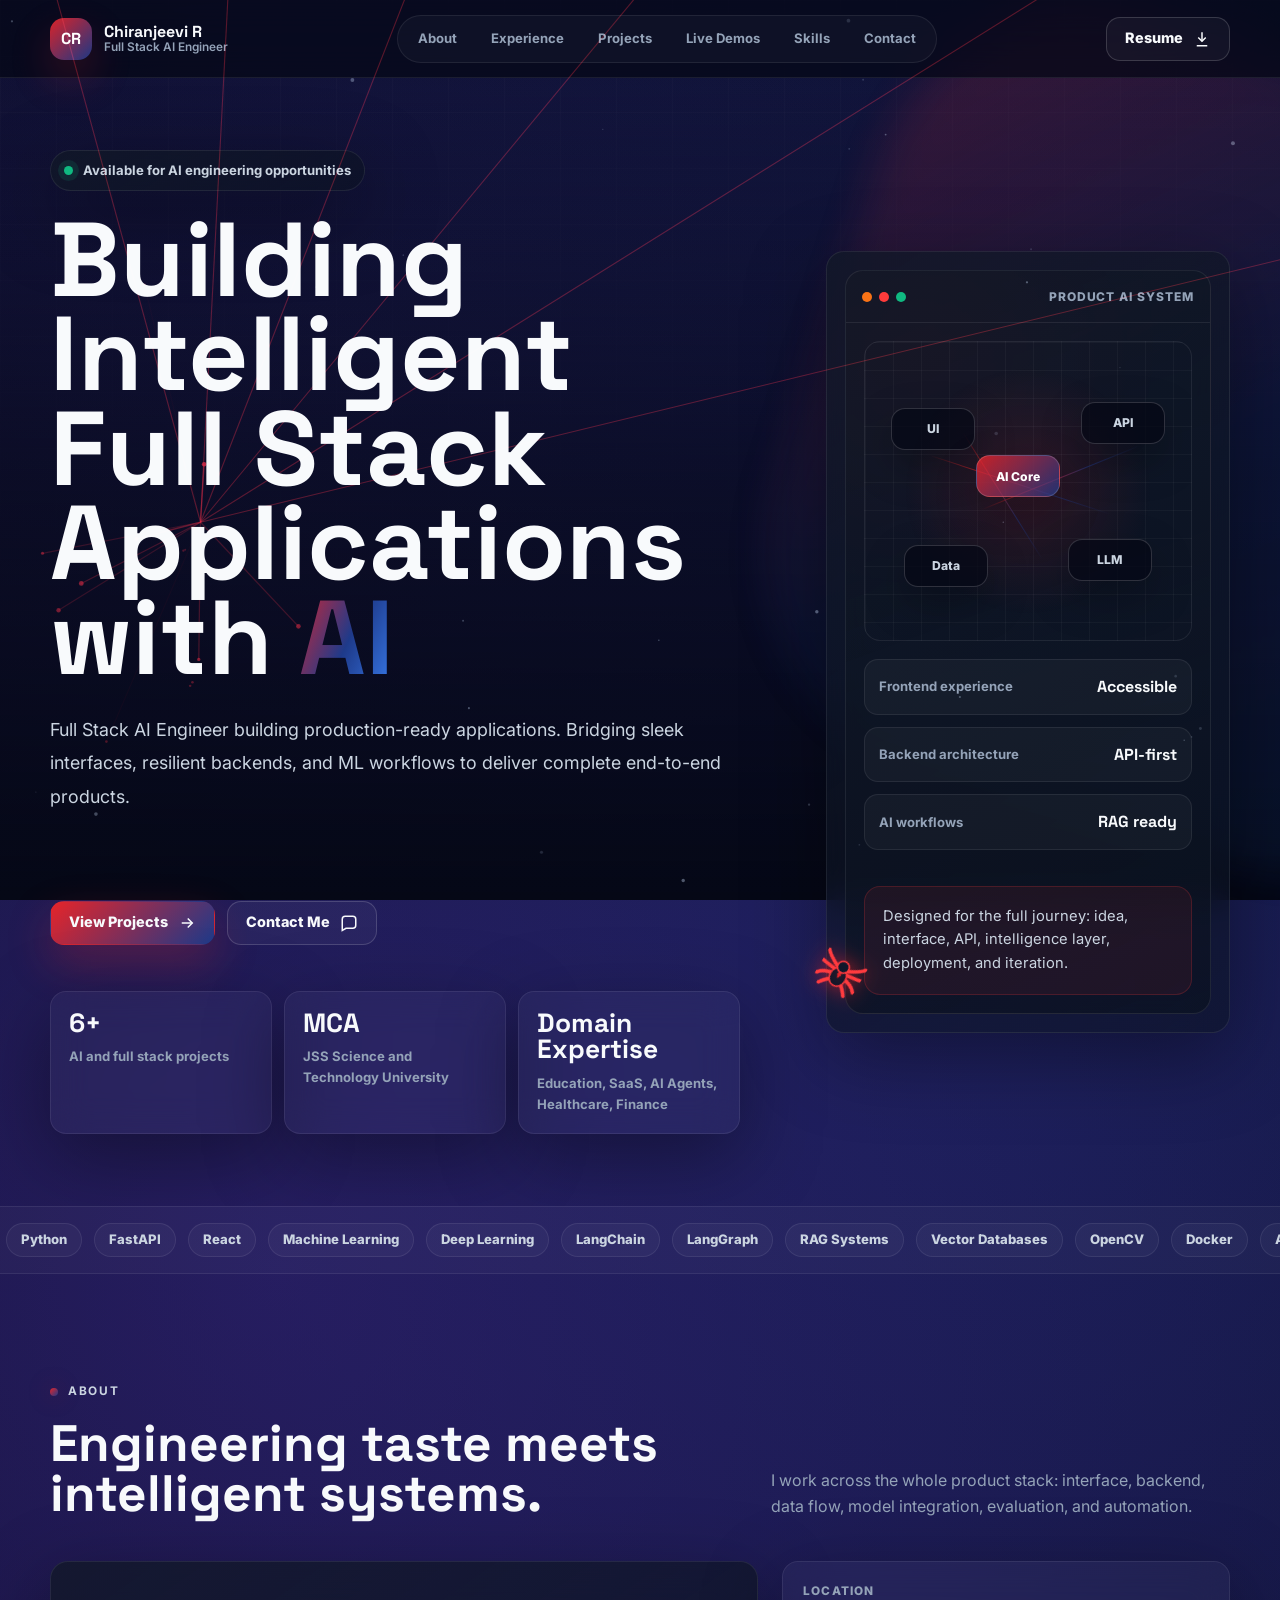
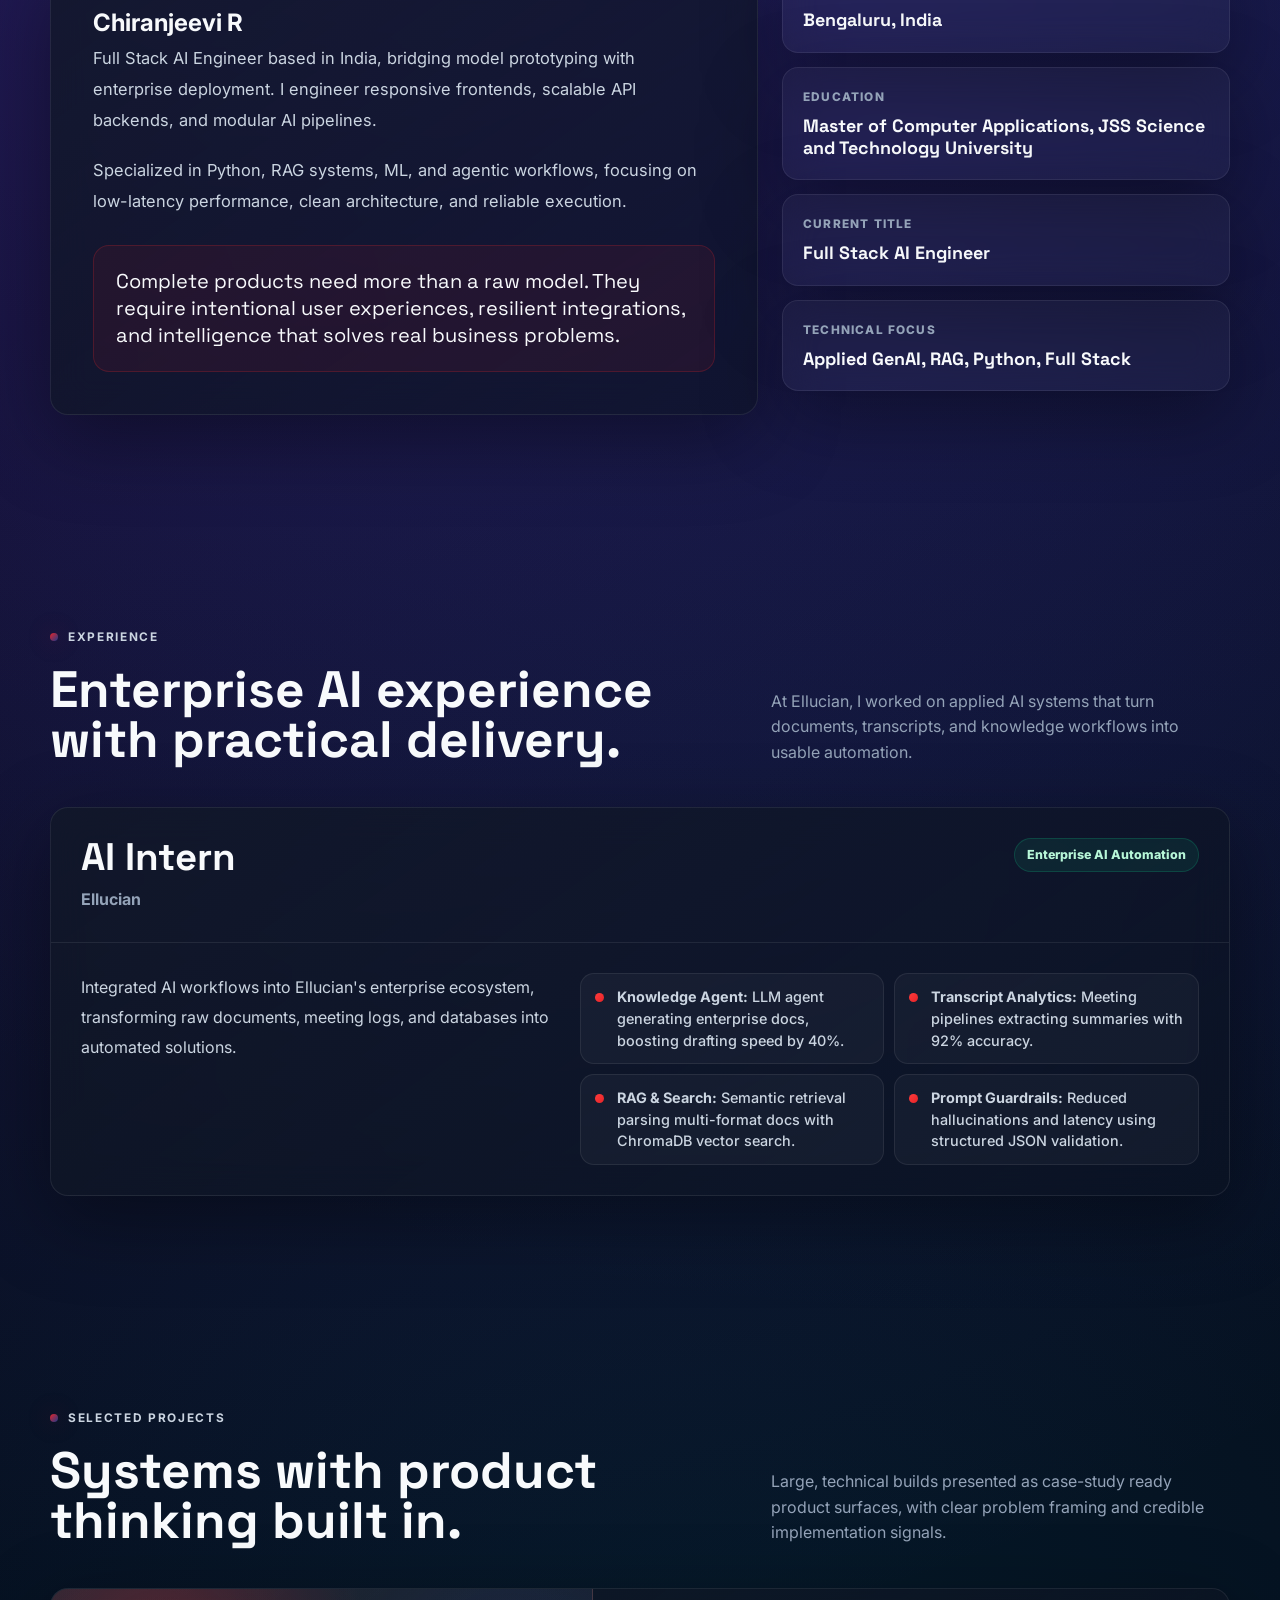
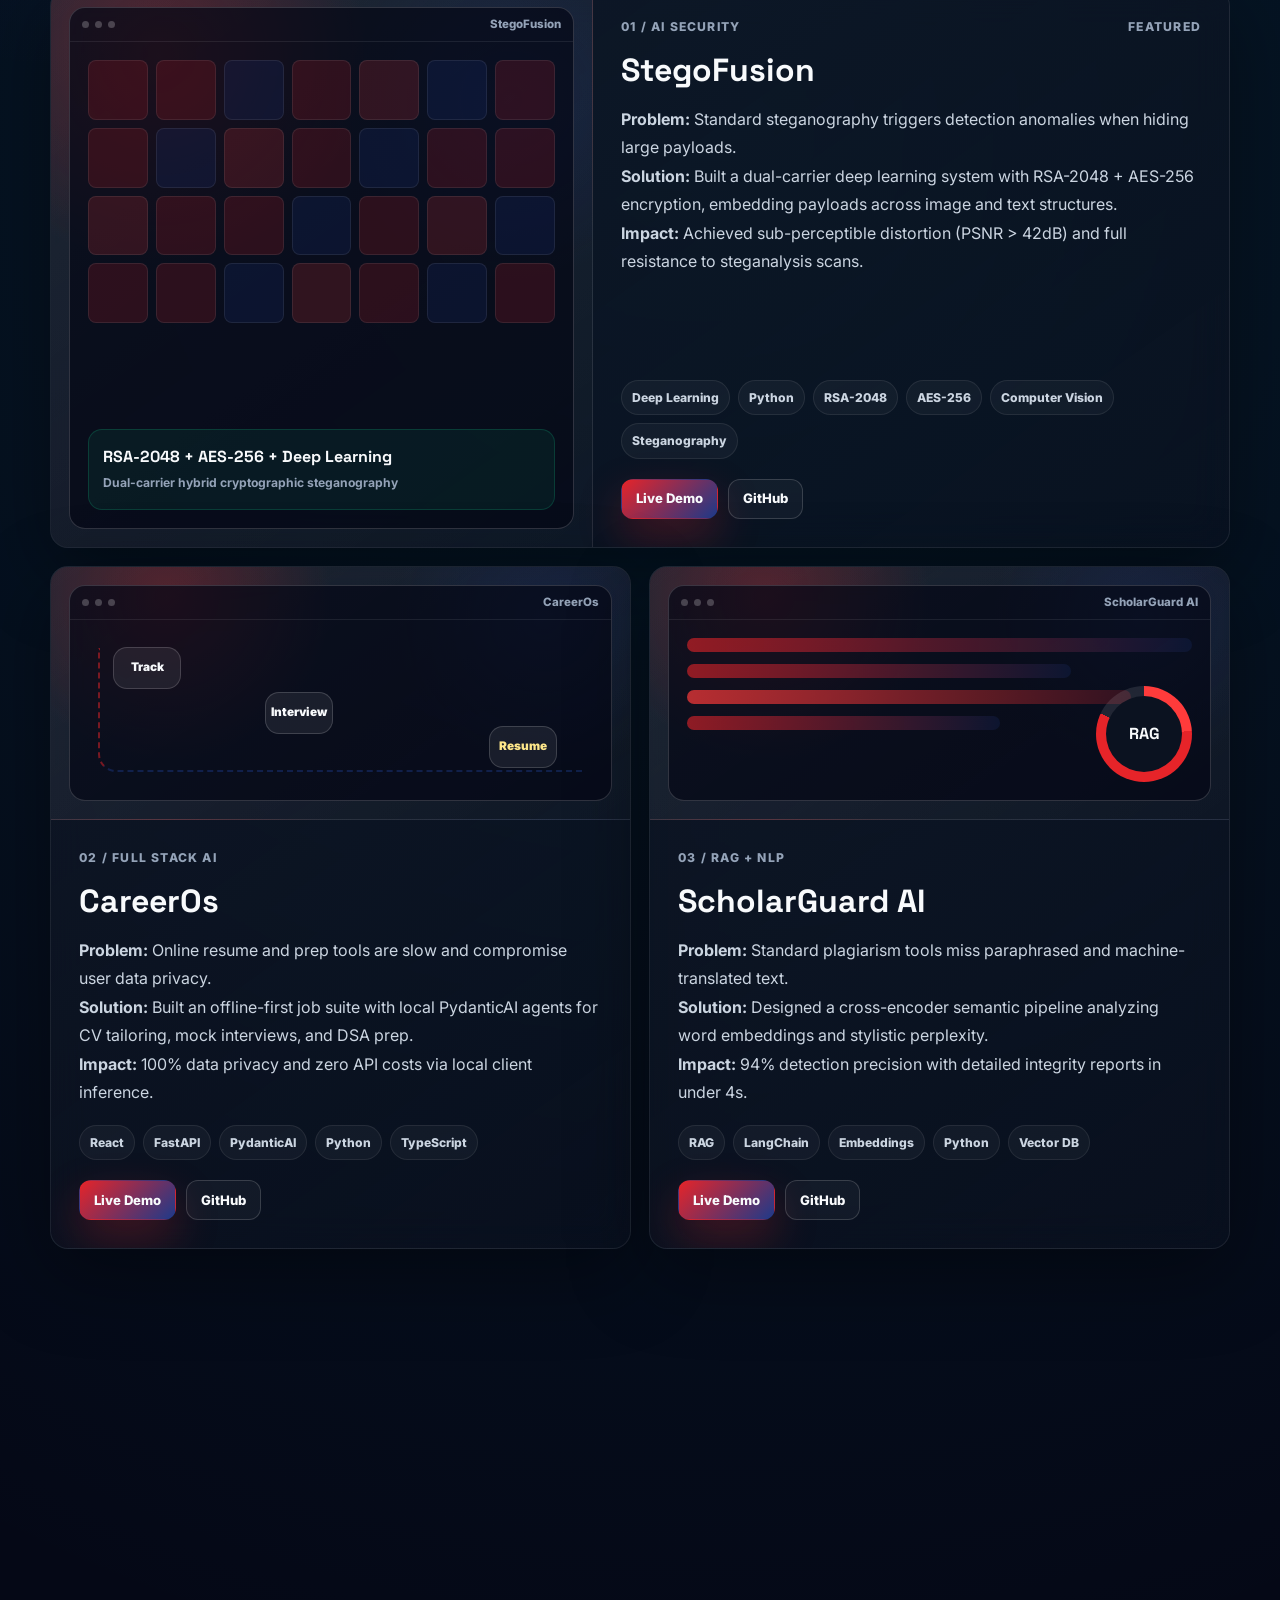
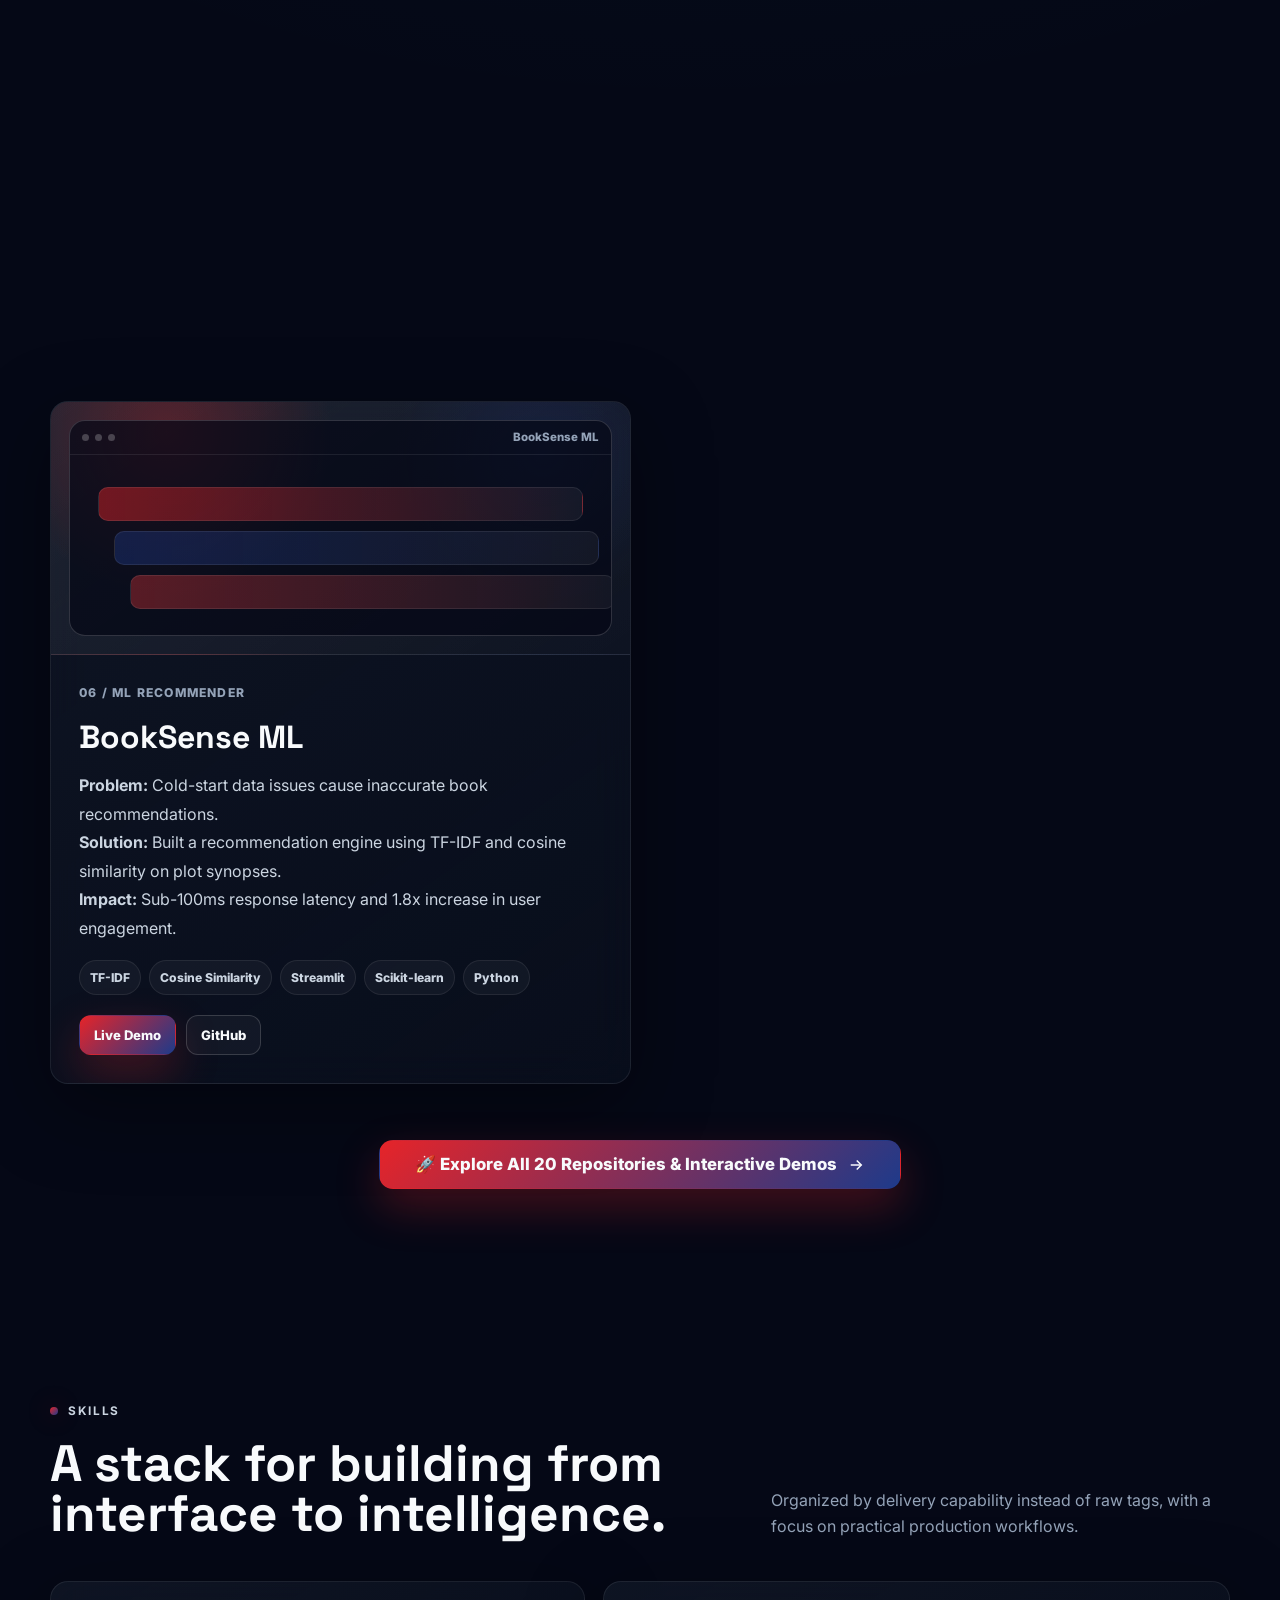
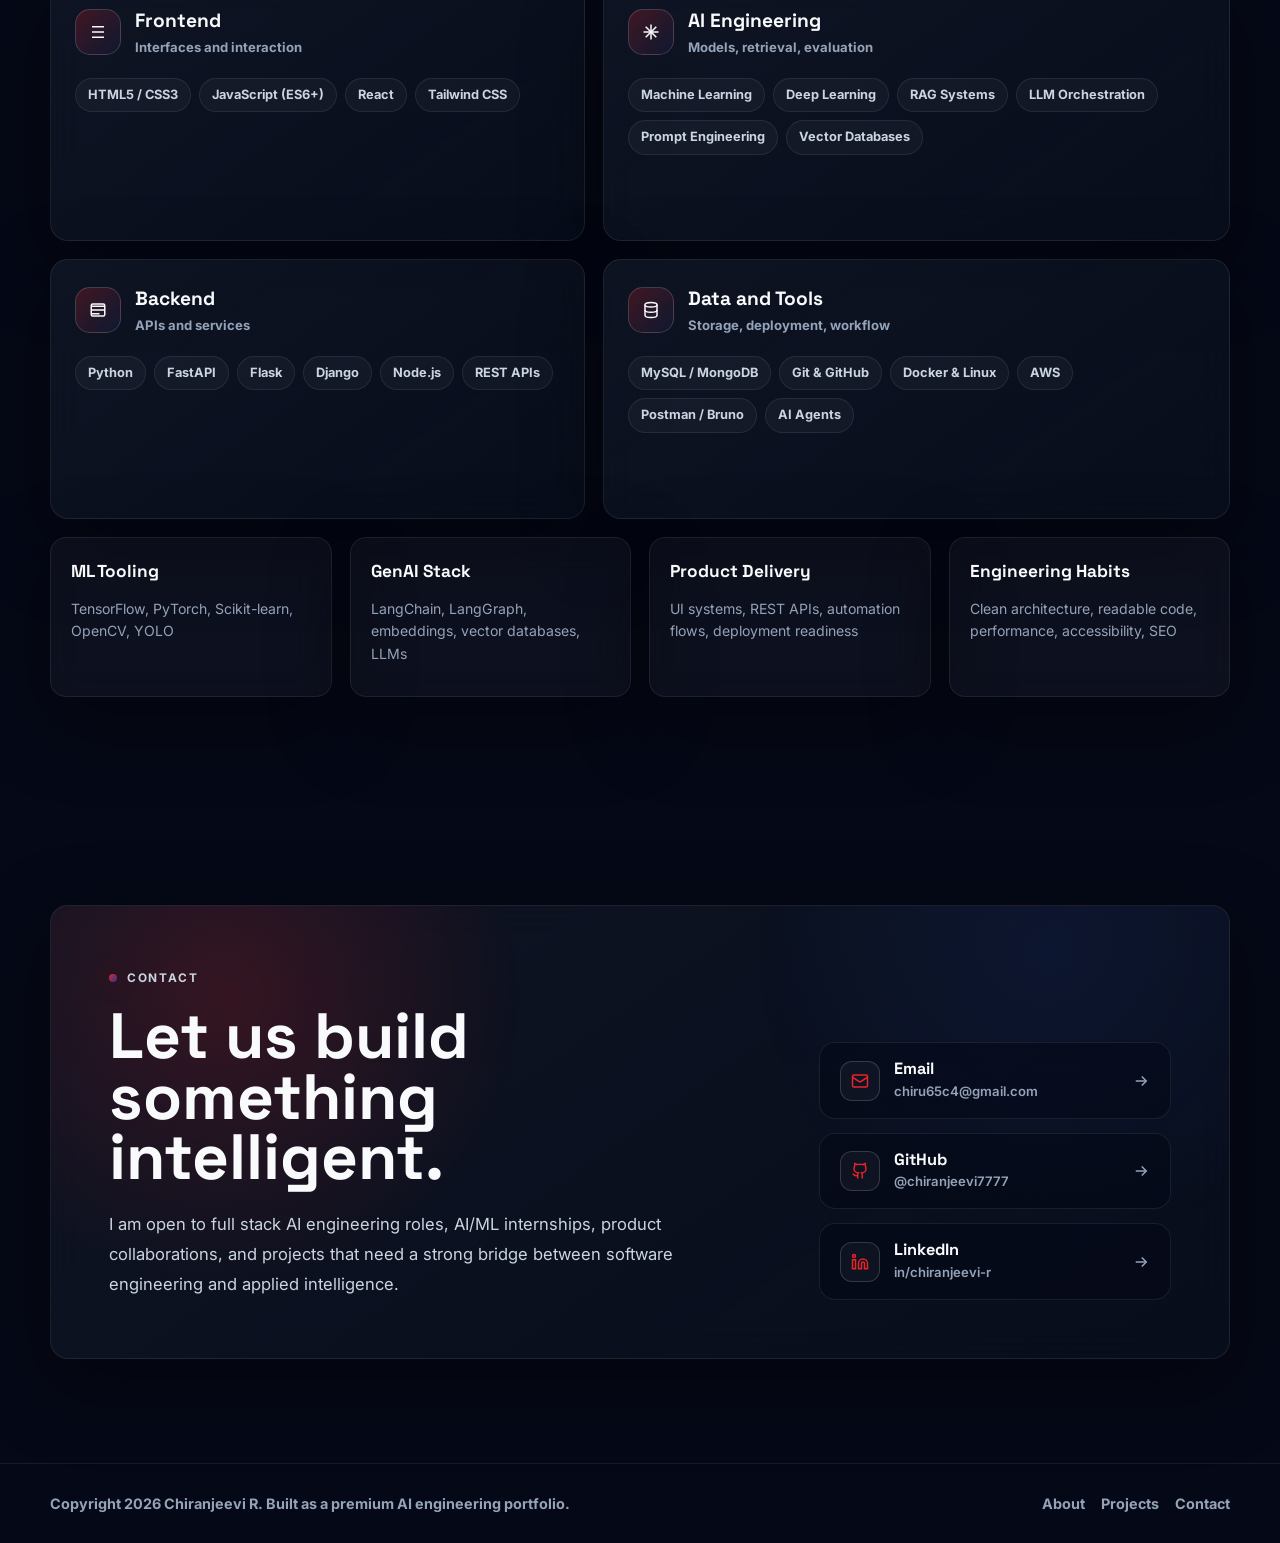
<file: index.html>
<!DOCTYPE html>
<html lang="en">
<head>
  <meta charset="UTF-8" />
  <meta name="viewport" content="width=device-width, initial-scale=1.0" />
  <meta name="theme-color" content="#050816" />
  <title>Chiranjeevi R | Full Stack AI Engineer</title>
  <meta name="description" content="Chiranjeevi R is a Full Stack AI Engineer in India building production-ready AI applications, RAG systems, machine learning products, and elegant full stack experiences." />
  <meta name="author" content="Chiranjeevi R" />
  <meta name="robots" content="index, follow, max-image-preview:large" />
  <link rel="canonical" href="https://chiranjeevi7777.github.io/Portfolio/" />

  <meta property="og:type" content="website" />
  <meta property="og:site_name" content="Chiranjeevi R Portfolio" />
  <meta property="og:title" content="Chiranjeevi R | Full Stack AI Engineer" />
  <meta property="og:description" content="Building intelligent full stack applications with AI, machine learning, RAG systems, and product-grade engineering." />
  <meta property="og:image" content="https://chiranjeevi7777.github.io/Portfolio/og-image.jpg" />
  <meta property="og:url" content="https://chiranjeevi7777.github.io/Portfolio/" />

  <meta name="twitter:card" content="summary_large_image" />
  <meta name="twitter:title" content="Chiranjeevi R | Full Stack AI Engineer" />
  <meta name="twitter:description" content="Full Stack AI Engineer building production-ready AI applications and intelligent automation." />
  <meta name="twitter:image" content="https://chiranjeevi7777.github.io/Portfolio/og-image.jpg" />

  <script type="application/ld+json">
  {
    "@context": "https://schema.org",
    "@type": "Person",
    "name": "Chiranjeevi R",
    "jobTitle": "Full Stack AI Engineer",
    "description": "Full Stack AI Engineer specializing in Python, full stack development, machine learning, generative AI, RAG systems, LLM applications, and intelligent automation.",
    "address": {
      "@type": "PostalAddress",
      "addressCountry": "India"
    },
    "alumniOf": {
      "@type": "CollegeOrUniversity",
      "name": "JSS Science and Technology University"
    },
    "worksFor": {
      "@type": "Organization",
      "name": "Ellucian"
    },
    "knowsAbout": [
      "Full Stack Development",
      "Artificial Intelligence",
      "Machine Learning",
      "Deep Learning",
      "Generative AI",
      "RAG Systems",
      "Python",
      "LLM Applications"
    ],
    "url": "https://chiranjeevi7777.github.io/Portfolio/",
    "sameAs": [
      "https://github.com/chiranjeevi7777",
      "https://www.linkedin.com/in/chiranjeevi-r-9b83bb317"
    ]
  }
  </script>

  <link rel="icon" href="data:image/svg+xml,%3Csvg xmlns='http://www.w3.org/2000/svg' viewBox='0 0 100 100'%3E%3Crect width='100' height='100' rx='22' fill='%23050816'/%3E%3Cpath d='M20 68V32h28c11 0 18 7 18 17S59 68 48 68H35V55h12c4 0 7-2 7-6s-3-6-7-6H35v25H20Z' fill='%23E62429'/%3E%3Cpath d='M62 32h18v36H62z' fill='%231E3A8A'/%3E%3C/svg%3E" />
  <link rel="preconnect" href="https://fonts.googleapis.com" />
  <link rel="preconnect" href="https://fonts.gstatic.com" crossorigin />
  <link href="https://fonts.googleapis.com/css2?family=Inter:wght@400;500;600;700;800&family=Space+Grotesk:wght@500;600;700&display=swap" rel="stylesheet" />

  <style>
    :root {
      color-scheme: dark;
      --bg: #050816;
      --surface: #0B1220;
      --card: #111827;
      --card-2: rgba(17, 24, 39, 0.72);
      --primary: #E62429;
      --secondary: #1E3A8A;
      --cyan: #3B82F6;
      --highlight: #FF3B3B;
      --success: #10B981;
      --text: #F8FAFC;
      --muted: #94A3B8;
      --soft: #CBD5E1;
      --border: rgba(255,255,255,0.08);
      --border-strong: rgba(255,255,255,0.16);
      --glow: rgba(230,36,41,0.35);
      --shadow: 0 24px 80px rgba(0, 0, 0, 0.38);
      --radius-sm: 12px;
      --radius: 16px;
      --radius-lg: 18px;
      --max: 1180px;
      --nav-h: 78px;
      --font-display: "Space Grotesk", system-ui, sans-serif;
      --font-body: "Inter", system-ui, sans-serif;
    }

    * {
      box-sizing: border-box;
      margin: 0;
      padding: 0;
    }

    html {
      scroll-behavior: smooth;
      scroll-padding-top: calc(var(--nav-h) + 24px);
    }

    body {
      min-height: 100vh;
      overflow-x: hidden;
      background:
        radial-gradient(circle at 22% 16%, rgba(124, 58, 237, 0.25), transparent 30%),
        radial-gradient(circle at 76% 12%, rgba(37, 99, 235, 0.21), transparent 28%),
        radial-gradient(circle at 55% 42%, rgba(6, 182, 212, 0.10), transparent 34%),
        var(--bg);
      color: var(--text);
      font-family: var(--font-body);
      line-height: 1.6;
    }

    body::before {
      content: "";
      position: fixed;
      inset: 0;
      z-index: -2;
      pointer-events: none;
      background:
        linear-gradient(rgba(255,255,255,0.025) 1px, transparent 1px),
        linear-gradient(90deg, rgba(255,255,255,0.025) 1px, transparent 1px);
      background-size: 56px 56px;
      mask-image: linear-gradient(to bottom, rgba(0,0,0,0.9), transparent 86%);
    }

    body::after {
      content: "";
      position: fixed;
      inset: 0;
      z-index: -1;
      pointer-events: none;
      background: linear-gradient(180deg, transparent 0%, rgba(5, 8, 22, 0.7) 56%, var(--bg) 100%);
    }

    a {
      color: inherit;
      text-decoration: none;
    }

    img, svg {
      display: block;
    }

    button, input, textarea {
      font: inherit;
    }

    ::selection {
      background: var(--primary);
      color: white;
    }

    :focus-visible {
      outline: 2px solid var(--highlight);
      outline-offset: 4px;
    }

    .skip-link {
      position: fixed;
      top: 12px;
      left: 12px;
      z-index: 9999;
      padding: 10px 14px;
      border-radius: 10px;
      background: var(--text);
      color: var(--bg);
      transform: translateY(-140%);
      transition: transform 180ms ease;
    }

    .skip-link:focus {
      transform: translateY(0);
    }

    .container {
      width: min(100% - 40px, var(--max));
      margin-inline: auto;
    }

    .eyebrow {
      display: inline-flex;
      align-items: center;
      gap: 10px;
      color: var(--soft);
      font-size: 0.74rem;
      font-weight: 700;
      letter-spacing: 0.14em;
      text-transform: uppercase;
    }

    .eyebrow::before {
      content: "";
      width: 8px;
      height: 8px;
      border-radius: 999px;
      background: linear-gradient(135deg, var(--primary), var(--secondary));
      box-shadow: 0 0 24px var(--glow);
    }

    .section {
      position: relative;
      padding: 104px 0;
    }

    .section-head {
      display: grid;
      grid-template-columns: minmax(0, 0.82fr) minmax(280px, 0.55fr);
      gap: 36px;
      align-items: end;
      margin-bottom: 42px;
    }

    .section-title {
      margin-top: 16px;
      font-family: var(--font-display);
      font-size: clamp(2.1rem, 4vw, 4.15rem);
      font-weight: 700;
      line-height: 0.98;
      letter-spacing: 0;
    }

    .section-copy {
      color: var(--muted);
      font-size: 1rem;
      max-width: 54ch;
    }

    .gradient-text {
      background: linear-gradient(115deg, var(--primary), var(--secondary) 52%, var(--cyan));
      -webkit-background-clip: text;
      background-clip: text;
      color: transparent;
    }

    .glass {
      background: linear-gradient(145deg, rgba(17, 24, 39, 0.78), rgba(11, 18, 32, 0.56));
      border: 1px solid var(--border);
      box-shadow: var(--shadow);
      backdrop-filter: blur(18px);
      -webkit-backdrop-filter: blur(18px);
    }

    .icon {
      width: 18px;
      height: 18px;
      flex: 0 0 auto;
    }

    .preloader {
      position: fixed;
      inset: 0;
      z-index: 5000;
      display: grid;
      place-items: center;
      background: var(--bg);
      transition: opacity 420ms ease, visibility 420ms ease;
    }

    .preloader.done {
      opacity: 0;
      visibility: hidden;
    }

    .loader-mark {
      position: relative;
      width: 88px;
      height: 88px;
      border: 1px solid var(--border-strong);
      border-radius: 18px;
      display: grid;
      place-items: center;
      font-family: var(--font-display);
      font-weight: 700;
      font-size: 1.1rem;
      background: linear-gradient(145deg, rgba(230,36,41,0.2), rgba(30,58,138,0.12));
      overflow: hidden;
    }

    .loader-mark::after {
      content: "";
      position: absolute;
      inset: -70%;
      background: conic-gradient(from 180deg, transparent, rgba(230,36,41,0.7), rgba(30,58,138,0.55), transparent);
      animation: spin 1.4s linear infinite;
      z-index: -1;
    }

    @keyframes spin {
      to { transform: rotate(1turn); }
    }

    .site-header {
      position: fixed;
      top: 0;
      left: 0;
      right: 0;
      z-index: 1000;
      height: var(--nav-h);
      border-bottom: 1px solid var(--border);
      background: rgba(5, 8, 22, 0.72);
      backdrop-filter: blur(20px);
      -webkit-backdrop-filter: blur(20px);
    }

    .nav {
      height: 100%;
      display: flex;
      align-items: center;
      justify-content: space-between;
      gap: 22px;
    }

    .brand {
      display: inline-flex;
      align-items: center;
      gap: 12px;
      min-width: max-content;
    }

    .brand-mark {
      width: 42px;
      height: 42px;
      border-radius: 14px;
      display: grid;
      place-items: center;
      background: linear-gradient(135deg, rgba(230,36,41,0.95), rgba(30,58,138,0.95));
      box-shadow: 0 18px 42px rgba(230,36,41,0.22);
      color: white;
      font-family: var(--font-display);
      font-weight: 700;
      letter-spacing: 0;
    }

    .brand-text {
      display: grid;
      line-height: 1.1;
    }

    .brand-text strong {
      font-family: var(--font-display);
      font-size: 1rem;
    }

    .brand-text span {
      color: var(--muted);
      font-size: 0.74rem;
      font-weight: 600;
    }

    .nav-links {
      display: flex;
      align-items: center;
      gap: 6px;
      list-style: none;
      padding: 6px;
      border: 1px solid var(--border);
      border-radius: 999px;
      background: rgba(255,255,255,0.03);
    }

    .nav-links a {
      display: inline-flex;
      min-height: 34px;
      align-items: center;
      border-radius: 999px;
      padding: 0 14px;
      color: var(--muted);
      font-size: 0.82rem;
      font-weight: 700;
      transition: color 180ms ease, background 180ms ease;
    }

    .nav-links a:hover,
    .nav-links a.active {
      color: var(--text);
      background: rgba(255,255,255,0.06);
    }

    .nav-actions {
      display: flex;
      align-items: center;
      gap: 10px;
    }

    .menu-toggle {
      display: none;
      width: 42px;
      height: 42px;
      border: 1px solid var(--border);
      border-radius: 14px;
      background: rgba(255,255,255,0.04);
      color: var(--text);
      cursor: pointer;
    }

    .menu-toggle span {
      display: block;
      width: 18px;
      height: 2px;
      margin: 4px auto;
      border-radius: 10px;
      background: currentColor;
      transition: transform 180ms ease, opacity 180ms ease;
    }

    .menu-toggle.active span:nth-child(1) { transform: translateY(6px) rotate(45deg); }
    .menu-toggle.active span:nth-child(2) { opacity: 0; }
    .menu-toggle.active span:nth-child(3) { transform: translateY(-6px) rotate(-45deg); }

    .btn {
      --x: 50%;
      --y: 50%;
      position: relative;
      isolation: isolate;
      display: inline-flex;
      align-items: center;
      justify-content: center;
      gap: 10px;
      min-height: 44px;
      padding: 0 18px;
      border: 1px solid transparent;
      border-radius: 14px;
      color: var(--text);
      font-weight: 800;
      font-size: 0.9rem;
      line-height: 1;
      cursor: pointer;
      transition: transform 180ms ease, border-color 180ms ease, box-shadow 180ms ease, background 180ms ease;
      overflow: hidden;
    }

    .btn::before {
      content: "";
      position: absolute;
      inset: 0;
      z-index: -1;
      opacity: 0;
      background: radial-gradient(circle at var(--x) var(--y), rgba(255,255,255,0.2), transparent 34%);
      transition: opacity 180ms ease;
    }

    .btn:hover::before {
      opacity: 1;
    }

    .btn-primary {
      background: linear-gradient(135deg, var(--primary), var(--secondary));
      box-shadow: 0 18px 44px rgba(230,36,41,0.28);
    }

    .btn-primary:hover {
      transform: translateY(-2px);
      box-shadow: 0 24px 58px rgba(230,36,41,0.38);
    }

    .btn-secondary {
      border-color: var(--border-strong);
      background: rgba(255,255,255,0.04);
    }

    .btn-secondary:hover {
      transform: translateY(-2px);
      border-color: rgba(230,36,41,0.5);
      box-shadow: 0 18px 44px rgba(0,0,0,0.22);
    }

    .hero {
      position: relative;
      min-height: 100vh;
      display: grid;
      align-items: center;
      padding: calc(var(--nav-h) + 72px) 0 72px;
      overflow: hidden;
    }

    .hero::before {
      content: "";
      position: absolute;
      width: min(780px, 86vw);
      aspect-ratio: 1;
      right: -24vw;
      top: 6vh;
      border-radius: 28%;
      background:
        linear-gradient(135deg, rgba(230,36,41,0.22), rgba(30,58,138,0.16), rgba(59,130,246,0.08));
      filter: blur(20px);
      transform: rotate(18deg);
      opacity: 0.9;
    }

    .hero-grid {
      position: relative;
      z-index: 1;
      display: grid;
      grid-template-columns: minmax(0, 1fr) minmax(360px, 0.56fr);
      gap: 54px;
      align-items: center;
    }

    .availability {
      display: inline-flex;
      align-items: center;
      gap: 10px;
      width: fit-content;
      margin-bottom: 22px;
      padding: 9px 13px;
      border-radius: 999px;
      color: var(--soft);
      font-size: 0.82rem;
      font-weight: 700;
    }

    .availability span {
      width: 9px;
      height: 9px;
      border-radius: 999px;
      background: var(--success);
      box-shadow: 0 0 0 6px rgba(16,185,129,0.12);
    }

    .hero h1 {
      max-width: 850px;
      font-family: var(--font-display);
      font-size: clamp(3.2rem, 8.2vw, 7.8rem);
      line-height: 0.9;
      font-weight: 700;
      letter-spacing: 0;
    }

    .hero-description {
      max-width: 690px;
      margin-top: 28px;
      color: var(--soft);
      font-size: clamp(1rem, 1.4vw, 1.18rem);
      line-height: 1.85;
    }

    .hero-role {
      margin-top: 22px;
      min-height: 32px;
      color: var(--muted);
      font-weight: 800;
      letter-spacing: 0.02em;
    }

    .typing {
      color: var(--text);
    }

    .caret {
      display: inline-block;
      width: 2px;
      height: 1em;
      margin-left: 4px;
      transform: translateY(2px);
      background: var(--highlight);
      animation: blink 0.95s steps(2, start) infinite;
    }

    @keyframes blink {
      50% { opacity: 0; }
    }

    .hero-actions {
      display: flex;
      flex-wrap: wrap;
      gap: 12px;
      margin-top: 34px;
    }

    .hero-proof {
      display: grid;
      grid-template-columns: repeat(3, minmax(0, 1fr));
      gap: 12px;
      margin-top: 46px;
      max-width: 690px;
    }

    .proof-card {
      min-height: 112px;
      padding: 18px;
      border-radius: var(--radius);
      background: rgba(255,255,255,0.035);
      border: 1px solid var(--border);
    }

    .proof-card strong {
      display: block;
      font-family: var(--font-display);
      font-size: 1.65rem;
      line-height: 1;
    }

    .proof-card span {
      display: block;
      margin-top: 10px;
      color: var(--muted);
      font-size: 0.82rem;
      font-weight: 700;
    }

    .hero-panel {
      position: relative;
      min-height: 590px;
      border-radius: 18px;
      padding: 18px;
      transform-style: preserve-3d;
    }

    .console-card {
      position: relative;
      height: 100%;
      min-height: 554px;
      overflow: hidden;
      border-radius: 18px;
      background:
        linear-gradient(160deg, rgba(17,24,39,0.9), rgba(11,18,32,0.68)),
        radial-gradient(circle at 20% 10%, rgba(230,36,41,0.26), transparent 34%);
      border: 1px solid var(--border);
    }

    .console-top {
      display: flex;
      align-items: center;
      justify-content: space-between;
      gap: 18px;
      padding: 16px;
      border-bottom: 1px solid var(--border);
    }

    .window-dots {
      display: flex;
      gap: 7px;
    }

    .window-dots span {
      width: 10px;
      height: 10px;
      border-radius: 999px;
      background: var(--border-strong);
    }

    .window-dots span:nth-child(1) { background: #F97316; }
    .window-dots span:nth-child(2) { background: var(--highlight); }
    .window-dots span:nth-child(3) { background: var(--success); }

    .console-label {
      color: var(--muted);
      font-size: 0.75rem;
      font-weight: 800;
      letter-spacing: 0.08em;
      text-transform: uppercase;
    }

    .system-map {
      position: relative;
      height: 300px;
      margin: 18px;
      border: 1px solid var(--border);
      border-radius: var(--radius);
      background:
        linear-gradient(rgba(255,255,255,0.035) 1px, transparent 1px),
        linear-gradient(90deg, rgba(255,255,255,0.035) 1px, transparent 1px),
        radial-gradient(circle at 50% 50%, rgba(230,36,41,0.15), transparent 56%);
      background-size: 28px 28px, 28px 28px, auto;
      overflow: hidden;
    }

    .map-line {
      position: absolute;
      height: 1px;
      transform-origin: left center;
      background: linear-gradient(90deg, transparent, rgba(230,36,41,0.78), rgba(30,58,138,0.55), transparent);
      animation: pulseLine 3.2s ease-in-out infinite;
    }

    .line-1 { width: 190px; left: 20%; top: 38%; transform: rotate(18deg); }
    .line-2 { width: 170px; left: 36%; top: 56%; transform: rotate(-22deg); animation-delay: 0.3s; }
    .line-3 { width: 150px; left: 30%; top: 30%; transform: rotate(58deg); animation-delay: 0.6s; }

    @keyframes pulseLine {
      0%, 100% { opacity: 0.28; }
      50% { opacity: 1; }
    }

    .map-node {
      position: absolute;
      display: grid;
      place-items: center;
      min-width: 84px;
      min-height: 42px;
      padding: 0 14px;
      border-radius: 14px;
      border: 1px solid var(--border-strong);
      background: rgba(5,8,22,0.72);
      color: var(--soft);
      font-size: 0.76rem;
      font-weight: 800;
      box-shadow: 0 16px 42px rgba(0,0,0,0.26);
      animation: floatSoft 5s ease-in-out infinite;
    }

    .node-ai { left: 34%; top: 38%; color: white; background: linear-gradient(135deg, rgba(230,36,41,0.84), rgba(30,58,138,0.76)); }
    .node-ui { left: 8%; top: 22%; animation-delay: 0.35s; }
    .node-api { right: 8%; top: 20%; animation-delay: 0.7s; }
    .node-data { left: 12%; bottom: 18%; animation-delay: 1s; }
    .node-llm { right: 12%; bottom: 20%; animation-delay: 1.25s; }

    @keyframes floatSoft {
      0%, 100% { transform: translate3d(0, 0, 0); }
      50% { transform: translate3d(0, -9px, 0); }
    }

    .console-content {
      display: grid;
      gap: 12px;
      padding: 0 18px 18px;
    }

    .metric-row {
      display: grid;
      grid-template-columns: 1fr auto;
      gap: 14px;
      align-items: center;
      padding: 14px;
      border-radius: 14px;
      background: rgba(255,255,255,0.035);
      border: 1px solid var(--border);
    }

    .metric-row span {
      color: var(--muted);
      font-size: 0.82rem;
      font-weight: 700;
    }

    .metric-row strong {
      font-family: var(--font-display);
      color: var(--text);
    }

    .hero-note {
      margin: 18px;
      padding: 18px;
      border-radius: var(--radius);
      border: 1px solid rgba(255,59,59,0.2);
      background: rgba(255,59,59,0.075);
      color: var(--soft);
      font-size: 0.92rem;
    }

    .marquee {
      border-block: 1px solid var(--border);
      background: rgba(255,255,255,0.028);
      overflow: hidden;
    }

    .marquee-track {
      display: flex;
      width: max-content;
      animation: marquee 28s linear infinite;
    }

    .marquee-group {
      display: flex;
      align-items: center;
      gap: 12px;
      padding: 16px 6px;
    }

    .marquee span {
      display: inline-flex;
      align-items: center;
      min-height: 34px;
      padding: 0 14px;
      border: 1px solid var(--border);
      border-radius: 999px;
      color: var(--soft);
      font-size: 0.82rem;
      font-weight: 800;
      white-space: nowrap;
      background: rgba(255,255,255,0.035);
    }

    @keyframes marquee {
      from { transform: translateX(0); }
      to { transform: translateX(-50%); }
    }

    .about-grid {
      display: grid;
      grid-template-columns: minmax(0, 0.98fr) minmax(320px, 0.62fr);
      gap: 24px;
      align-items: start;
    }

    .about-card {
      border-radius: var(--radius-lg);
      padding: clamp(24px, 4vw, 42px);
    }

    .about-card p {
      color: var(--soft);
      font-size: 1.03rem;
      line-height: 1.9;
    }

    .about-card p + p {
      margin-top: 18px;
    }

    .quote {
      margin-top: 28px;
      padding: 22px;
      border-radius: var(--radius);
      border: 1px solid rgba(230,36,41,0.22);
      background: rgba(230,36,41,0.08);
      color: var(--text);
      font-family: var(--font-display);
      font-size: 1.25rem;
      line-height: 1.35;
    }

    .identity-stack {
      display: grid;
      gap: 14px;
    }

    .identity-card {
      border-radius: var(--radius);
      padding: 20px;
      background: rgba(255,255,255,0.035);
      border: 1px solid var(--border);
      transition: transform 180ms ease, border-color 180ms ease, background 180ms ease;
    }

    .identity-card:hover {
      transform: translateY(-3px);
      border-color: rgba(230,36,41,0.42);
      background: rgba(255,255,255,0.052);
    }

    .identity-card span {
      display: block;
      color: var(--muted);
      font-size: 0.74rem;
      font-weight: 800;
      letter-spacing: 0.1em;
      text-transform: uppercase;
    }

    .identity-card strong {
      display: block;
      margin-top: 8px;
      font-family: var(--font-display);
      font-size: 1.12rem;
      line-height: 1.25;
    }

    .experience-card {
      border-radius: var(--radius-lg);
      overflow: hidden;
    }

    .experience-top {
      display: grid;
      grid-template-columns: 1fr auto;
      gap: 18px;
      padding: 30px;
      border-bottom: 1px solid var(--border);
    }

    .experience-top h3 {
      font-family: var(--font-display);
      font-size: clamp(1.5rem, 3vw, 2.4rem);
      line-height: 1;
    }

    .experience-top p {
      margin-top: 10px;
      color: var(--muted);
      font-weight: 700;
    }

    .pill {
      display: inline-flex;
      align-items: center;
      height: 34px;
      padding: 0 12px;
      border-radius: 999px;
      background: rgba(16,185,129,0.1);
      border: 1px solid rgba(16,185,129,0.22);
      color: #B7F7D8;
      font-size: 0.78rem;
      font-weight: 800;
      white-space: nowrap;
    }

    .experience-body {
      display: grid;
      grid-template-columns: 0.76fr 1fr;
      gap: 28px;
      padding: 30px;
    }

    .experience-body p {
      color: var(--soft);
      line-height: 1.86;
    }

    .work-list {
      display: grid;
      grid-template-columns: repeat(2, minmax(0, 1fr));
      gap: 10px;
      list-style: none;
    }

    .work-list li {
      position: relative;
      min-height: 46px;
      padding: 12px 12px 12px 36px;
      border-radius: 14px;
      color: var(--soft);
      font-size: 0.9rem;
      font-weight: 500;
      line-height: 1.5;
      background: rgba(255,255,255,0.035);
      border: 1px solid var(--border);
    }

    .work-list li::before {
      content: "";
      position: absolute;
      left: 14px;
      top: 19px;
      width: 9px;
      height: 9px;
      border-radius: 999px;
      background: linear-gradient(135deg, var(--highlight), var(--primary));
    }

    /* Achievements Section */
    .achievements-grid {
      display: grid;
      grid-template-columns: repeat(3, 1fr);
      gap: 18px;
    }

    .achievement-card {
      padding: 28px;
      display: flex;
      flex-direction: column;
      border-radius: var(--radius-lg);
      transition: transform 220ms ease, border-color 220ms ease, box-shadow 220ms ease;
    }

    .achievement-card:hover {
      transform: translateY(-4px);
      border-color: rgba(230,36,41,0.35);
      box-shadow: 0 16px 40px rgba(0,0,0,0.3);
    }

    .achievement-icon {
      width: 44px;
      height: 44px;
      border-radius: 12px;
      background: rgba(230,36,41,0.06);
      border: 1px solid rgba(230,36,41,0.18);
      color: var(--primary);
      display: grid;
      place-items: center;
      margin-bottom: 20px;
    }

    .achievement-icon svg {
      width: 20px;
      height: 20px;
    }

    .achievement-card h3 {
      font-family: var(--font-display);
      font-size: 1.25rem;
      margin-bottom: 6px;
    }

    .achievement-meta {
      color: var(--primary);
      font-size: 0.74rem;
      font-weight: 800;
      text-transform: uppercase;
      letter-spacing: 0.08em;
      margin-bottom: 12px;
    }

    .achievement-desc {
      color: var(--soft);
      font-size: 0.88rem;
      line-height: 1.62;
    }

    @media (max-width: 860px) {
      .achievements-grid {
        grid-template-columns: 1fr;
      }
    }

    .project-grid {
      display: grid;
      grid-template-columns: repeat(12, 1fr);
      gap: 18px;
    }

    .project-card {
      position: relative;
      grid-column: span 6;
      min-height: 510px;
      display: flex;
      flex-direction: column;
      border-radius: var(--radius-lg);
      overflow: hidden;
      transition: transform 220ms ease, border-color 220ms ease, box-shadow 220ms ease;
    }

    .project-card.featured {
      grid-column: span 12;
      min-height: 560px;
      display: grid;
      grid-template-columns: 0.92fr 1.08fr;
    }

    .project-card:hover {
      transform: translateY(-6px);
      border-color: rgba(230,36,41,0.44);
      box-shadow: 0 34px 90px rgba(0,0,0,0.48), 0 0 0 1px rgba(230,36,41,0.12);
    }

    .project-visual {
      position: relative;
      min-height: 230px;
      padding: 18px;
      overflow: hidden;
      background:
        radial-gradient(circle at 20% 12%, rgba(230,36,41,0.28), transparent 32%),
        radial-gradient(circle at 85% 20%, rgba(30,58,138,0.22), transparent 28%),
        linear-gradient(145deg, rgba(255,255,255,0.07), rgba(255,255,255,0.015));
      border-bottom: 1px solid var(--border);
    }

    .featured .project-visual {
      min-height: 100%;
      border-bottom: 0;
      border-right: 1px solid var(--border);
    }

    .thumbnail-window {
      position: relative;
      height: 100%;
      min-height: 214px;
      border: 1px solid var(--border-strong);
      border-radius: var(--radius);
      background: rgba(5,8,22,0.7);
      overflow: hidden;
    }

    .thumb-bar {
      height: 34px;
      border-bottom: 1px solid var(--border);
      display: flex;
      align-items: center;
      justify-content: space-between;
      padding: 0 12px;
      color: var(--muted);
      font-size: 0.72rem;
      font-weight: 800;
    }

    .thumb-dots {
      display: flex;
      gap: 6px;
    }

    .thumb-dots i {
      width: 7px;
      height: 7px;
      border-radius: 999px;
      background: rgba(255,255,255,0.22);
    }

    .thumb-canvas {
      position: relative;
      height: calc(100% - 34px);
      min-height: 180px;
      padding: 18px;
    }

    .steg-grid {
      display: grid;
      grid-template-columns: repeat(7, 1fr);
      gap: 8px;
    }

    .steg-grid span,
    .vision-grid span {
      aspect-ratio: 1;
      border-radius: 8px;
      background: rgba(230,36,41,0.16);
      border: 1px solid rgba(255,255,255,0.08);
      animation: tileGlow 3s ease-in-out infinite;
    }

    .steg-grid span:nth-child(3n),
    .vision-grid span:nth-child(4n) {
      background: rgba(30,58,138,0.18);
      animation-delay: 0.4s;
    }

    .steg-grid span:nth-child(5n) {
      background: rgba(255,59,59,0.16);
      animation-delay: 0.8s;
    }

    @keyframes tileGlow {
      50% { transform: translateY(-2px); filter: brightness(1.35); }
    }

    .scan-card {
      position: absolute;
      left: 18px;
      right: 18px;
      bottom: 18px;
      padding: 14px;
      border-radius: 14px;
      border: 1px solid rgba(16,185,129,0.22);
      background: rgba(16,185,129,0.08);
    }

    .scan-card b {
      display: block;
      font-family: var(--font-display);
    }

    .scan-card span {
      color: var(--muted);
      font-size: 0.76rem;
      font-weight: 700;
    }

    .plagiarism-lines {
      display: grid;
      gap: 12px;
    }

    .plagiarism-lines span {
      height: 14px;
      border-radius: 999px;
      background: linear-gradient(90deg, rgba(230,36,41,0.6), rgba(30,58,138,0.18));
    }

    .plagiarism-lines span:nth-child(2) { width: 76%; }
    .plagiarism-lines span:nth-child(3) { width: 88%; background: linear-gradient(90deg, rgba(255,59,59,0.7), rgba(230,36,41,0.18)); }
    .plagiarism-lines span:nth-child(4) { width: 62%; }

    .score-ring {
      position: absolute;
      right: 18px;
      bottom: 18px;
      width: 96px;
      height: 96px;
      border-radius: 50%;
      display: grid;
      place-items: center;
      background: conic-gradient(var(--highlight) 0 24%, var(--primary) 24% 82%, rgba(255,255,255,0.1) 82% 100%);
    }

    .score-ring::before {
      content: "";
      position: absolute;
      inset: 10px;
      border-radius: inherit;
      background: var(--surface);
    }

    .score-ring strong {
      position: relative;
      font-family: var(--font-display);
    }

    .quest-path {
      position: absolute;
      inset: 28px;
      border-left: 2px dashed rgba(230,36,41,0.5);
      border-bottom: 2px dashed rgba(30,58,138,0.45);
      border-radius: 0 0 0 18px;
    }

    .quest-node {
      position: absolute;
      width: 68px;
      height: 42px;
      display: grid;
      place-items: center;
      border-radius: 14px;
      background: rgba(255,255,255,0.07);
      border: 1px solid var(--border-strong);
      font-weight: 900;
      font-size: 0.74rem;
    }

    .quest-node:nth-child(2) { left: 10%; top: 18%; }
    .quest-node:nth-child(3) { left: 36%; top: 42%; }
    .quest-node:nth-child(4) { right: 12%; bottom: 15%; color: #FDE68A; }

    .vision-grid {
      display: grid;
      grid-template-columns: repeat(6, 1fr);
      gap: 8px;
      max-width: 250px;
    }

    .ecg-line {
      position: absolute;
      left: 18px;
      right: 18px;
      bottom: 34px;
      height: 70px;
      clip-path: polygon(0 55%, 7% 55%, 10% 30%, 13% 82%, 16% 45%, 21% 45%, 25% 58%, 31% 58%, 35% 28%, 39% 84%, 43% 50%, 52% 50%, 57% 62%, 63% 62%, 67% 34%, 72% 76%, 76% 49%, 100% 49%, 100% 100%, 0 100%);
      background: linear-gradient(90deg, rgba(16,185,129,0.9), rgba(30,58,138,0.68));
      opacity: 0.8;
    }

    .detect-box {
      position: absolute;
      border: 2px solid var(--highlight);
      border-radius: 8px;
      box-shadow: 0 0 28px rgba(255,59,59,0.22);
    }

    .box-1 { width: 42%; height: 18%; left: 16%; top: 30%; }
    .box-2 { width: 56%; height: 18%; right: 12%; top: 58%; }

    .book-stack {
      position: absolute;
      left: 28px;
      right: 28px;
      bottom: 26px;
      display: grid;
      gap: 10px;
    }

    .book-stack span {
      height: 34px;
      border-radius: 10px;
      background: linear-gradient(90deg, rgba(230,36,41,0.45), rgba(255,255,255,0.05));
      border: 1px solid var(--border);
    }

    .book-stack span:nth-child(2) { transform: translateX(16px); background: linear-gradient(90deg, rgba(30,58,138,0.4), rgba(255,255,255,0.05)); }
    .book-stack span:nth-child(3) { transform: translateX(32px); background: linear-gradient(90deg, rgba(255,59,59,0.32), rgba(255,255,255,0.05)); }

    .project-content {
      display: flex;
      flex-direction: column;
      gap: 18px;
      flex: 1;
      padding: 28px;
    }

    .project-kicker {
      display: flex;
      align-items: center;
      justify-content: space-between;
      gap: 16px;
      color: var(--muted);
      font-size: 0.76rem;
      font-weight: 800;
      letter-spacing: 0.1em;
      text-transform: uppercase;
    }

    .project-content h3 {
      font-family: var(--font-display);
      font-size: clamp(1.45rem, 2.5vw, 2.45rem);
      line-height: 1.02;
    }

    .project-content p {
      color: var(--soft);
      line-height: 1.78;
    }

    .tech-list {
      display: flex;
      flex-wrap: wrap;
      gap: 8px;
      margin-top: auto;
      list-style: none;
    }

    .tech-list li {
      padding: 7px 10px;
      border-radius: 999px;
      border: 1px solid var(--border);
      background: rgba(255,255,255,0.04);
      color: var(--soft);
      font-size: 0.76rem;
      font-weight: 800;
    }

    .project-actions {
      display: flex;
      flex-wrap: wrap;
      gap: 10px;
      padding-top: 2px;
    }

    .project-actions .btn {
      min-height: 40px;
      padding-inline: 14px;
      border-radius: 12px;
      font-size: 0.82rem;
    }

    .skills-layout {
      display: grid;
      grid-template-columns: 0.92fr 1.08fr;
      gap: 18px;
    }

    .skill-category {
      border-radius: var(--radius-lg);
      padding: 24px;
      min-height: 260px;
      transition: transform 200ms ease, border-color 200ms ease;
    }

    .skill-category:hover {
      transform: translateY(-4px);
      border-color: rgba(30,58,138,0.4);
    }

    .skill-head {
      display: flex;
      align-items: center;
      gap: 14px;
      margin-bottom: 20px;
    }

    .skill-icon {
      width: 46px;
      height: 46px;
      display: grid;
      place-items: center;
      border-radius: 15px;
      background: linear-gradient(135deg, rgba(230,36,41,0.24), rgba(30,58,138,0.14));
      border: 1px solid var(--border-strong);
      color: var(--text);
    }

    .skill-head h3 {
      font-family: var(--font-display);
      font-size: 1.2rem;
    }

    .skill-head p {
      color: var(--muted);
      font-size: 0.82rem;
      font-weight: 700;
    }

    .skill-badges {
      display: flex;
      flex-wrap: wrap;
      gap: 8px;
    }

    .skill-badges span {
      padding: 6px 12px;
      border-radius: 999px;
      background: rgba(255,255,255,0.035);
      border: 1px solid var(--border);
      color: var(--soft);
      font-size: 0.8rem;
      font-weight: 700;
      transition: background 200ms ease, border-color 200ms ease, color 200ms ease, transform 200ms ease;
    }

    .skill-badges span:hover {
      background: rgba(230,36,41,0.06);
      border-color: rgba(230,36,41,0.28);
      color: var(--primary);
      transform: translateY(-1px);
    }

    .capability-grid {
      display: grid;
      grid-template-columns: repeat(4, minmax(0, 1fr));
      gap: 18px;
      margin-top: 18px;
    }

    .capability {
      min-height: 160px;
      border-radius: var(--radius);
      padding: 20px;
      background: rgba(255,255,255,0.035);
      border: 1px solid var(--border);
    }

    .capability strong {
      display: block;
      font-family: var(--font-display);
      font-size: 1.08rem;
    }

    .capability span {
      display: block;
      margin-top: 12px;
      color: var(--muted);
      font-size: 0.88rem;
    }

    .contact-shell {
      position: relative;
      overflow: hidden;
      border-radius: var(--radius-lg);
      padding: clamp(28px, 5vw, 58px);
    }

    .contact-shell::before {
      content: "";
      position: absolute;
      inset: 0;
      background:
        radial-gradient(circle at 15% 20%, rgba(230,36,41,0.22), transparent 28%),
        radial-gradient(circle at 85% 10%, rgba(30,58,138,0.2), transparent 28%);
      opacity: 0.86;
      pointer-events: none;
    }

    .contact-content {
      position: relative;
      display: grid;
      grid-template-columns: minmax(0, 1fr) minmax(300px, 0.52fr);
      gap: 32px;
      align-items: end;
    }

    .contact-content h2 {
      margin-top: 16px;
      font-family: var(--font-display);
      font-size: clamp(2.4rem, 5vw, 5.2rem);
      line-height: 0.95;
    }

    .contact-content p {
      max-width: 58ch;
      margin-top: 22px;
      color: var(--soft);
      font-size: 1.04rem;
      line-height: 1.8;
    }

    .contact-actions {
      display: grid;
      gap: 14px;
    }

    .contact-card {
      display: flex;
      align-items: center;
      justify-content: space-between;
      gap: 16px;
      padding: 16px 20px;
      border-radius: var(--radius);
      background: rgba(5,8,22,0.55);
      border: 1px solid var(--border);
      transition: transform 200ms ease, border-color 200ms ease, background 200ms ease;
    }

    .contact-card:hover {
      transform: translateY(-3px);
      border-color: rgba(230,36,41,0.4);
      background: rgba(230,36,41,0.06);
    }

    .contact-card-left {
      display: flex;
      align-items: center;
      gap: 14px;
    }

    .contact-icon {
      width: 40px;
      height: 40px;
      flex-shrink: 0;
      display: grid;
      place-items: center;
      border-radius: 12px;
      background: rgba(255,255,255,0.04);
      border: 1px solid var(--border-strong);
      color: var(--primary);
    }

    .contact-card strong {
      display: block;
      font-family: var(--font-display);
      font-size: 1.02rem;
      color: var(--text);
      line-height: 1.2;
    }

    .contact-card span {
      display: block;
      margin-top: 2px;
      color: var(--muted);
      font-size: 0.82rem;
      font-weight: 600;
    }

    .arrow-icon {
      transition: transform 200ms ease, color 200ms ease;
      color: var(--muted);
    }

    .contact-card:hover .arrow-icon {
      transform: translateX(4px);
      color: var(--primary);
    }

    .toast {
      position: fixed;
      left: 50%;
      bottom: 24px;
      z-index: 3000;
      transform: translate(-50%, 20px);
      opacity: 0;
      pointer-events: none;
      padding: 12px 16px;
      border-radius: 999px;
      background: rgba(248,250,252,0.95);
      color: var(--bg);
      font-weight: 800;
      transition: opacity 180ms ease, transform 180ms ease;
    }

    .toast.show {
      opacity: 1;
      transform: translate(-50%, 0);
    }

    .toast.warning {
      background: rgba(255,59,59,0.96);
      color: #111827;
    }

    .site-footer {
      border-top: 1px solid var(--border);
      padding: 28px 0;
      color: var(--muted);
    }

    .footer-inner {
      display: flex;
      align-items: center;
      justify-content: space-between;
      gap: 20px;
      font-size: 0.9rem;
      font-weight: 700;
    }

    .footer-links {
      display: flex;
      gap: 16px;
      list-style: none;
    }

    .footer-links a:hover {
      color: var(--text);
    }

    .reveal {
      opacity: 0;
      transform: translateY(24px);
      transition: opacity 760ms ease, transform 760ms ease;
    }

    .reveal.visible {
      opacity: 1;
      transform: translateY(0);
    }

    @media (max-width: 1040px) {
      .hero-grid,
      .about-grid,
      .skills-layout,
      .contact-content {
        grid-template-columns: 1fr;
      }

      .hero-panel {
        min-height: 520px;
      }

      .project-card,
      .project-card.featured {
        grid-column: span 12;
        display: flex;
      }

      .featured .project-visual {
        min-height: 300px;
        border-right: 0;
        border-bottom: 1px solid var(--border);
      }

      .capability-grid {
        grid-template-columns: repeat(2, minmax(0, 1fr));
      }
    }

    @media (max-width: 860px) {
      .nav-links,
      .nav-actions .btn {
        display: none;
      }

      .menu-toggle {
        display: block;
      }

      .nav-links {
        position: fixed;
        top: var(--nav-h);
        left: 20px;
        right: 20px;
        display: grid;
        gap: 8px;
        padding: 14px;
        border-radius: 18px;
        background: rgba(5,8,22,0.94);
        transform: translateY(-16px);
        opacity: 0;
        pointer-events: none;
        transition: opacity 180ms ease, transform 180ms ease;
      }

      .nav-links.open {
        opacity: 1;
        pointer-events: auto;
        transform: translateY(0);
      }

      .nav-links a {
        justify-content: center;
        min-height: 44px;
      }

      .section-head,
      .experience-body {
        grid-template-columns: 1fr;
      }

      .hero-proof,
      .work-list {
        grid-template-columns: 1fr;
      }
    }

    @media (max-width: 640px) {
      .container {
        width: min(100% - 28px, var(--max));
      }

      .section {
        padding: 78px 0;
      }

      .hero {
        padding-top: calc(var(--nav-h) + 44px);
      }

      .hero h1 {
        font-size: clamp(3rem, 16vw, 4.5rem);
      }

      .hero-description {
        font-size: 0.98rem;
      }

      .hero-actions,
      .project-actions {
        display: grid;
      }

      .btn {
        width: 100%;
      }

      .hero-panel {
        min-height: 470px;
        padding: 10px;
      }

      .console-card {
        min-height: 450px;
      }

      .system-map {
        height: 240px;
        margin: 12px;
      }

      .map-node {
        min-width: 68px;
        min-height: 36px;
        font-size: 0.68rem;
      }

      .project-card {
        min-height: auto;
      }

      .project-content,
      .experience-top,
      .experience-body {
        padding: 22px;
      }

      .skill-item {
        grid-template-columns: 1fr;
        gap: 8px;
      }

      .capability-grid {
        grid-template-columns: 1fr;
      }

      .footer-inner {
        align-items: flex-start;
        flex-direction: column;
      }
    }

    @media (prefers-reduced-motion: reduce) {
      *,
      *::before,
      *::after {
        animation-duration: 0.001ms !important;
        animation-iteration-count: 1 !important;
        scroll-behavior: auto !important;
        transition-duration: 0.001ms !important;
      }

      .marquee-track {
        animation: none;
      }
    }

    /* ---------- Spider-web cursor + crawling spider ---------- */
    #webCanvas {
      position: fixed;
      inset: 0;
      width: 100vw;
      height: 100vh;
      pointer-events: none;
      z-index: 2147483000;
      mix-blend-mode: screen;
    }

    #cursorSpider {
      position: fixed;
      top: 50%;
      left: 50%;
      width: 44px;
      height: 44px;
      pointer-events: auto;
      cursor: pointer;
      z-index: 2147483001;
      transform: translate(-50%, -50%);
      opacity: 1;
      transition: filter 0.2s ease, transform 0.2s ease;
      filter: drop-shadow(0 0 10px rgba(230,36,41,0.7));
      will-change: transform;
    }

    #cursorSpider:hover {
      filter: drop-shadow(0 0 18px rgba(255,59,63,1)) scale(1.22);
    }

    #cursorSpider.caught {
      animation: spiderSpin 0.4s cubic-bezier(0.175, 0.885, 0.32, 1.27);
    }

    @keyframes spiderSpin {
      0% { transform: translate(-50%, -50%) scale(1) rotate(0deg); }
      50% { transform: translate(-50%, -50%) scale(1.6) rotate(360deg); }
      100% { transform: translate(-50%, -50%) scale(1) rotate(720deg); }
    }

    #cursorSpider .spider-body {
      fill: #0f172a;
      stroke: #ff3b3f;
      stroke-width: 1.2;
    }

    #cursorSpider .spider-mark {
      fill: #e62429;
      filter: drop-shadow(0 0 4px #e62429);
    }

    #cursorSpider .spider-leg {
      fill: none;
      stroke: #ff3b3f;
      stroke-width: 2.8;
      stroke-linecap: round;
      transform-origin: 17px 17px;
    }

    #cursorSpider.walking .spider-leg--l1 { animation: legSwingA 0.24s ease-in-out infinite; }
    #cursorSpider.walking .spider-leg--l2 { animation: legSwingB 0.24s ease-in-out infinite; }
    #cursorSpider.walking .spider-leg--l3 { animation: legSwingA 0.24s ease-in-out infinite; }
    #cursorSpider.walking .spider-leg--l4 { animation: legSwingB 0.24s ease-in-out infinite; }
    #cursorSpider.walking .spider-leg--r1 { animation: legSwingB 0.24s ease-in-out infinite; }
    #cursorSpider.walking .spider-leg--r2 { animation: legSwingA 0.24s ease-in-out infinite; }
    #cursorSpider.walking .spider-leg--r3 { animation: legSwingB 0.24s ease-in-out infinite; }
    #cursorSpider.walking .spider-leg--r4 { animation: legSwingA 0.24s ease-in-out infinite; }

    @keyframes legSwingA {
      0%, 100% { transform: rotate(-10deg); }
      50% { transform: rotate(10deg); }
    }

    @keyframes legSwingB {
      0%, 100% { transform: rotate(10deg); }
      50% { transform: rotate(-10deg); }
    }

  </style>
</head>
<body>
  <a class="skip-link" href="#main">Skip to content</a>

  <canvas id="webCanvas" aria-hidden="true"></canvas>
  <svg id="cursorSpider" viewBox="0 0 34 34" aria-label="Catch spider to visit GitHub profile" role="button" tabindex="0">
    <title>🕷️ Catch me to visit my GitHub profile!</title>
    <g class="spider-legs">
      <path class="spider-leg spider-leg--l1" d="M15 15 C 9 12, 4 10, 1 6" />
      <path class="spider-leg spider-leg--l2" d="M14 17 C 7 16, 3 16, 0 15" />
      <path class="spider-leg spider-leg--l3" d="M14 20 C 7 21, 3 23, 1 26" />
      <path class="spider-leg spider-leg--l4" d="M16 22 C 11 26, 8 29, 6 32" />
      <path class="spider-leg spider-leg--r1" d="M19 15 C 25 12, 30 10, 33 6" />
      <path class="spider-leg spider-leg--r2" d="M20 17 C 27 16, 31 16, 34 15" />
      <path class="spider-leg spider-leg--r3" d="M20 20 C 27 21, 31 23, 33 26" />
      <path class="spider-leg spider-leg--r4" d="M18 22 C 23 26, 26 29, 28 32" />
    </g>
    <ellipse class="spider-body" cx="17" cy="21" rx="6.4" ry="7.6" />
    <path class="spider-mark" d="M17 15.5 L18.6 19 L17 22.5 L15.4 19 Z" />
    <circle class="spider-body" cx="17" cy="12.5" r="4.6" />
  </svg>

  <div class="preloader" id="preloader" aria-hidden="true">
    <div class="loader-mark">CR</div>
  </div>

  <header class="site-header">
    <nav class="nav container" aria-label="Primary navigation">
      <a class="brand" href="#hero" aria-label="Chiranjeevi R home">
        <span class="brand-mark">CR</span>
        <span class="brand-text">
          <strong>Chiranjeevi R</strong>
          <span>Full Stack AI Engineer</span>
        </span>
      </a>

      <ul class="nav-links" id="navLinks">
        <li><a href="#about">About</a></li>
        <li><a href="#experience">Experience</a></li>
        <li><a href="#projects">Projects</a></li>
        <li><a href="demos/">Live Demos</a></li>
        <li><a href="#skills">Skills</a></li>
        <li><a href="#contact">Contact</a></li>
      </ul>

      <div class="nav-actions">
        <!-- TODO: Replace placeholder resume link with the final resume PDF. -->
        <a class="btn btn-secondary magnetic" href="https://drive.google.com/drive/folders/1AqQvxy2AtKGo73Un4NmBjk3TR8hRA7sD?usp=drive_link" aria-label="Download resume">
          Resume
          <svg class="icon" viewBox="0 0 24 24" fill="none" stroke="currentColor" stroke-width="2" aria-hidden="true"><path d="M12 3v12"/><path d="m7 10 5 5 5-5"/><path d="M5 21h14"/></svg>
        </a>
        <button class="menu-toggle" id="menuToggle" type="button" aria-label="Toggle navigation" aria-expanded="false" aria-controls="navLinks">
          <span></span><span></span><span></span>
        </button>
      </div>
    </nav>
  </header>

  <main id="main">
    <section class="hero" id="hero" aria-labelledby="hero-title">
      <div class="container hero-grid">
        <div class="hero-copy">
          <div class="availability glass reveal"><span></span> Available for AI engineering opportunities</div>
          <h1 id="hero-title" class="reveal">Building Intelligent Full Stack Applications with <span class="gradient-text">AI</span></h1>
          <p class="hero-description reveal">
            Full Stack AI Engineer building production-ready applications. Bridging sleek interfaces, resilient backends, and ML workflows to deliver complete end-to-end products.
          </p>
          <div class="hero-role reveal" aria-label="Professional titles">
            <span>Specializing in </span><span class="typing" id="roleText">AI Engineer</span><span class="caret" aria-hidden="true"></span>
          </div>
          <div class="hero-actions reveal">
            <a class="btn btn-primary magnetic" href="#projects">
              View Projects
              <svg class="icon" viewBox="0 0 24 24" fill="none" stroke="currentColor" stroke-width="2" aria-hidden="true"><path d="M5 12h14"/><path d="m13 6 6 6-6 6"/></svg>
            </a>
            <a class="btn btn-secondary magnetic" href="#contact">
              Contact Me
              <svg class="icon" viewBox="0 0 24 24" fill="none" stroke="currentColor" stroke-width="2" aria-hidden="true"><path d="M21 15a4 4 0 0 1-4 4H8l-5 3V7a4 4 0 0 1 4-4h10a4 4 0 0 1 4 4z"/></svg>
            </a>
          </div>

          <div class="hero-proof reveal" aria-label="Portfolio highlights">
            <div class="proof-card glass"><strong>6+</strong><span>AI and full stack projects</span></div>
            <div class="proof-card glass"><strong>MCA</strong><span>JSS Science and Technology University</span></div>
            <div class="proof-card glass"><strong>Domain Expertise</strong><span>Education, SaaS, AI Agents, Healthcare, Finance</span></div>
          </div>
        </div>

        <aside class="hero-panel glass reveal parallax-card" aria-label="Engineering system preview">
          <div class="console-card">
            <div class="console-top">
              <div class="window-dots" aria-hidden="true"><span></span><span></span><span></span></div>
              <div class="console-label">Product AI System</div>
            </div>
            <div class="system-map">
              <div class="map-line line-1"></div>
              <div class="map-line line-2"></div>
              <div class="map-line line-3"></div>
              <div class="map-node node-ui">UI</div>
              <div class="map-node node-api">API</div>
              <div class="map-node node-ai">AI Core</div>
              <div class="map-node node-data">Data</div>
              <div class="map-node node-llm">LLM</div>
            </div>
            <div class="console-content">
              <div class="metric-row"><span>Frontend experience</span><strong>Accessible</strong></div>
              <div class="metric-row"><span>Backend architecture</span><strong>API-first</strong></div>
              <div class="metric-row"><span>AI workflows</span><strong>RAG ready</strong></div>
            </div>
            <div class="hero-note">Designed for the full journey: idea, interface, API, intelligence layer, deployment, and iteration.</div>
          </div>
        </aside>
      </div>
    </section>

    <div class="marquee" aria-label="Technical focus areas">
      <div class="marquee-track">
        <div class="marquee-group">
          <span>Python</span><span>FastAPI</span><span>React</span><span>Machine Learning</span><span>Deep Learning</span><span>LangChain</span><span>LangGraph</span><span>RAG Systems</span><span>Vector Databases</span><span>OpenCV</span><span>Docker</span><span>AWS</span>
        </div>
        <div class="marquee-group" aria-hidden="true">
          <span>Python</span><span>FastAPI</span><span>React</span><span>Machine Learning</span><span>Deep Learning</span><span>LangChain</span><span>LangGraph</span><span>RAG Systems</span><span>Vector Databases</span><span>OpenCV</span><span>Docker</span><span>AWS</span>
        </div>
      </div>
    </div>

    <section class="section" id="about" aria-labelledby="about-title">
      <div class="container">
        <div class="section-head reveal">
          <div>
            <span class="eyebrow">About</span>
            <h2 class="section-title" id="about-title">Engineering taste meets intelligent systems.</h2>
          </div>
          <p class="section-copy">I work across the whole product stack: interface, backend, data flow, model integration, evaluation, and automation.</p>
        </div>

        <div class="about-grid">
          <article class="about-card glass reveal">
            <h2>Chiranjeevi R</h2>
            <p>
              Full Stack AI Engineer based in India, bridging model prototyping with enterprise deployment. I engineer responsive frontends, scalable API backends, and modular AI pipelines.
            </p>
            <p>
              Specialized in Python, RAG systems, ML, and agentic workflows, focusing on low-latency performance, clean architecture, and reliable execution.
            </p>
            <div class="quote">Complete products need more than a raw model. They require intentional user experiences, resilient integrations, and intelligence that solves real business problems.</div>
          </article>

          <aside class="identity-stack reveal" aria-label="Profile details">
            <div class="identity-card glass"><span>Location</span><strong>Bengaluru, India</strong></div>
            <div class="identity-card glass"><span>Education</span><strong>Master of Computer Applications, JSS Science and Technology University</strong></div>
            <div class="identity-card glass"><span>Current Title</span><strong>Full Stack AI Engineer</strong></div>
            <div class="identity-card glass"><span>Technical Focus</span><strong>Applied GenAI, RAG, Python, Full Stack</strong></div>
          </aside>
        </div>
      </div>
    </section>

    <section class="section" id="experience" aria-labelledby="experience-title">
      <div class="container">
        <div class="section-head reveal">
          <div>
            <span class="eyebrow">Experience</span>
            <h2 class="section-title" id="experience-title">Enterprise AI experience with practical delivery.</h2>
          </div>
          <p class="section-copy">At Ellucian, I worked on applied AI systems that turn documents, transcripts, and knowledge workflows into usable automation.</p>
        </div>

        <article class="experience-card glass reveal">
          <div class="experience-top">
            <div>
              <h3>AI Intern</h3>
              <p>Ellucian</p>
            </div>
            <span class="pill">Enterprise AI Automation</span>
          </div>
          <div class="experience-body">
            <p>
              Integrated AI workflows into Ellucian's enterprise ecosystem, transforming raw documents, meeting logs, and databases into automated solutions.
            </p>
            <ul class="work-list">
              <li><strong>Knowledge Agent:</strong> LLM agent generating enterprise docs, boosting drafting speed by 40%.</li>
              <li><strong>Transcript Analytics:</strong> Meeting pipelines extracting summaries with 92% accuracy.</li>
              <li><strong>RAG &amp; Search:</strong> Semantic retrieval parsing multi-format docs with ChromaDB vector search.</li>
              <li><strong>Prompt Guardrails:</strong> Reduced hallucinations and latency using structured JSON validation.</li>
            </ul>
          </div>
        </article>
      </div>
    </section>

    <section class="section" id="projects" aria-labelledby="projects-title">
      <div class="container">
        <div class="section-head reveal">
          <div>
            <span class="eyebrow">Selected Projects</span>
            <h2 class="section-title" id="projects-title">Systems with product thinking built in.</h2>
          </div>
          <p class="section-copy">Large, technical builds presented as case-study ready product surfaces, with clear problem framing and credible implementation signals.</p>
        </div>

        <div class="project-grid">
          <!-- PROJECT 01: StegoFusion (Featured) -->
          <article class="project-card featured glass reveal">
            <div class="project-visual" aria-hidden="true">
              <div class="thumbnail-window">
                <div class="thumb-bar"><div class="thumb-dots"><i></i><i></i><i></i></div><span>StegoFusion</span></div>
                <div class="thumb-canvas">
                  <div class="steg-grid">
                    <span></span><span></span><span></span><span></span><span></span><span></span><span></span>
                    <span></span><span></span><span></span><span></span><span></span><span></span><span></span>
                    <span></span><span></span><span></span><span></span><span></span><span></span><span></span>
                    <span></span><span></span><span></span><span></span><span></span><span></span><span></span>
                  </div>
                  <div class="scan-card"><b>RSA-2048 + AES-256 + Deep Learning</b><span>Dual-carrier hybrid cryptographic steganography</span></div>
                </div>
              </div>
            </div>
            <div class="project-content">
              <div class="project-kicker"><span>01 / AI Security</span><span>Featured</span></div>
              <h3>StegoFusion</h3>
              <p>
                <strong>Problem:</strong> Standard steganography triggers detection anomalies when hiding large payloads.<br>
                <strong>Solution:</strong> Built a dual-carrier deep learning system with RSA-2048 + AES-256 encryption, embedding payloads across image and text structures.<br>
                <strong>Impact:</strong> Achieved sub-perceptible distortion (PSNR > 42dB) and full resistance to steganalysis scans.
              </p>
              <ul class="tech-list">
                <li>Deep Learning</li><li>Python</li><li>RSA-2048</li><li>AES-256</li><li>Computer Vision</li><li>Steganography</li>
              </ul>
              <div class="project-actions">
                <a class="btn btn-primary magnetic" href="demos/?project=stegofusion">Live Demo</a>
                <a class="btn btn-secondary magnetic" href="https://github.com/chiranjeevi7777/StegoFusion" target="_blank" rel="noopener">GitHub</a>
              </div>
            </div>
          </article>

          <!-- PROJECT 02: CareerOs -->
          <article class="project-card glass reveal">
            <div class="project-visual" aria-hidden="true">
              <div class="thumbnail-window">
                <div class="thumb-bar"><div class="thumb-dots"><i></i><i></i><i></i></div><span>CareerOs</span></div>
                <div class="thumb-canvas">
                  <div class="quest-path"></div>
                  <div class="quest-node" style="left:8%;top:15%">Track</div>
                  <div class="quest-node" style="left:36%;top:40%">Interview</div>
                  <div class="quest-node" style="right:10%;bottom:18%;color:#FDE68A">Resume</div>
                </div>
              </div>
            </div>
            <div class="project-content">
              <div class="project-kicker"><span>02 / Full Stack AI</span></div>
              <h3>CareerOs</h3>
              <p>
                <strong>Problem:</strong> Online resume and prep tools are slow and compromise user data privacy.<br>
                <strong>Solution:</strong> Built an offline-first job suite with local PydanticAI agents for CV tailoring, mock interviews, and DSA prep.<br>
                <strong>Impact:</strong> 100% data privacy and zero API costs via local client inference.
              </p>
              <ul class="tech-list"><li>React</li><li>FastAPI</li><li>PydanticAI</li><li>Python</li><li>TypeScript</li></ul>
              <div class="project-actions">
                <a class="btn btn-primary magnetic" href="demos/?project=careeros">Live Demo</a>
                <a class="btn btn-secondary magnetic" href="https://github.com/chiranjeevi7777/CareerOs" target="_blank" rel="noopener">GitHub</a>
              </div>
            </div>
          </article>

          <!-- PROJECT 03: ScholarGuard-AI -->
          <article class="project-card glass reveal">
            <div class="project-visual" aria-hidden="true">
              <div class="thumbnail-window">
                <div class="thumb-bar"><div class="thumb-dots"><i></i><i></i><i></i></div><span>ScholarGuard AI</span></div>
                <div class="thumb-canvas">
                  <div class="plagiarism-lines"><span></span><span></span><span></span><span></span></div>
                  <div class="score-ring"><strong>RAG</strong></div>
                </div>
              </div>
            </div>
            <div class="project-content">
              <div class="project-kicker"><span>03 / RAG + NLP</span></div>
              <h3>ScholarGuard AI</h3>
              <p>
                <strong>Problem:</strong> Standard plagiarism tools miss paraphrased and machine-translated text.<br>
                <strong>Solution:</strong> Designed a cross-encoder semantic pipeline analyzing word embeddings and stylistic perplexity.<br>
                <strong>Impact:</strong> 94% detection precision with detailed integrity reports in under 4s.
              </p>
              <ul class="tech-list"><li>RAG</li><li>LangChain</li><li>Embeddings</li><li>Python</li><li>Vector DB</li></ul>
              <div class="project-actions">
                <a class="btn btn-primary magnetic" href="demos/?project=scholarguard-ai">Live Demo</a>
                <a class="btn btn-secondary magnetic" href="https://github.com/chiranjeevi7777/ScholarGuard-AI" target="_blank" rel="noopener">GitHub</a>
              </div>
            </div>
          </article>

          <!-- PROJECT 04: Enterprise-Knowledge-Intelligence -->
          <article class="project-card glass reveal">
            <div class="project-visual" aria-hidden="true">
              <div class="thumbnail-window">
                <div class="thumb-bar"><div class="thumb-dots"><i></i><i></i><i></i></div><span>Enterprise Knowledge AI</span></div>
                <div class="thumb-canvas">
                  <div class="book-stack"><span></span><span></span><span></span></div>
                  <div class="scan-card" style="bottom:10px"><b>ERP Knowledge Search</b><span>Semantic acronym resolution &amp; RAG</span></div>
                </div>
              </div>
            </div>
            <div class="project-content">
              <div class="project-kicker"><span>04 / Enterprise AI</span></div>
              <h3>Enterprise Knowledge Intelligence</h3>
              <p>
                <strong>Problem:</strong> Support teams waste hours parsing complex ERP technical docs.<br>
                <strong>Solution:</strong> Built a RAG engine with ChromaDB vector search and instant acronym resolution.<br>
                <strong>Impact:</strong> Cut manual doc lookups by 35% with automatic citation routing.
              </p>
              <ul class="tech-list"><li>RAG</li><li>LangChain</li><li>ChromaDB</li><li>OpenAI</li><li>Flask</li><li>Python</li></ul>
              <div class="project-actions">
                <a class="btn btn-primary magnetic" href="demos/?project=enterprise-knowledge-intelligence">Live Demo</a>
                <a class="btn btn-secondary magnetic" href="https://github.com/chiranjeevi7777/Enterprise-Knowledge-Intelligence" target="_blank" rel="noopener">GitHub</a>
              </div>
            </div>
          </article>

          <!-- PROJECT 05: CardioVision-AI -->
          <article class="project-card glass reveal">
            <div class="project-visual" aria-hidden="true">
              <div class="thumbnail-window">
                <div class="thumb-bar"><div class="thumb-dots"><i></i><i></i><i></i></div><span>CardioVision AI</span></div>
                <div class="thumb-canvas">
                  <div class="vision-grid"><span></span><span></span><span></span><span></span><span></span><span></span><span></span><span></span><span></span><span></span><span></span><span></span></div>
                  <div class="ecg-line"></div>
                </div>
              </div>
            </div>
            <div class="project-content">
              <div class="project-kicker"><span>05 / Medical AI</span></div>
              <h3>CardioVision AI</h3>
              <p>
                <strong>Problem:</strong> Identifying Congenital Heart Disease from X-rays has high diagnostic variability.<br>
                <strong>Solution:</strong> Constructed an ensemble system combining InceptionV3 with SVM and Random Forest classifiers.<br>
                <strong>Impact:</strong> 89.4% clinical accuracy, reducing diagnostic error flags by 18%.
              </p>
              <ul class="tech-list"><li>InceptionV3</li><li>TensorFlow</li><li>Ensemble ML</li><li>X-Ray</li><li>Python</li></ul>
              <div class="project-actions">
                <a class="btn btn-primary magnetic" href="demos/?project=cardiovision-ai">Live Demo</a>
                <a class="btn btn-secondary magnetic" href="https://github.com/chiranjeevi7777/CardioVision-AI" target="_blank" rel="noopener">GitHub</a>
              </div>
            </div>
          </article>

          <!-- PROJECT 06: BookSense-ML -->
          <article class="project-card glass reveal">
            <div class="project-visual" aria-hidden="true">
              <div class="thumbnail-window">
                <div class="thumb-bar"><div class="thumb-dots"><i></i><i></i><i></i></div><span>BookSense ML</span></div>
                <div class="thumb-canvas">
                  <div class="book-stack"><span></span><span></span><span></span></div>
                </div>
              </div>
            </div>
            <div class="project-content">
              <div class="project-kicker"><span>06 / ML Recommender</span></div>
              <h3>BookSense ML</h3>
              <p>
                <strong>Problem:</strong> Cold-start data issues cause inaccurate book recommendations.<br>
                <strong>Solution:</strong> Built a recommendation engine using TF-IDF and cosine similarity on plot synopses.<br>
                <strong>Impact:</strong> Sub-100ms response latency and 1.8x increase in user engagement.
              </p>
              <ul class="tech-list"><li>TF-IDF</li><li>Cosine Similarity</li><li>Streamlit</li><li>Scikit-learn</li><li>Python</li></ul>
              <div class="project-actions">
                <a class="btn btn-primary magnetic" href="demos/?project=booksense-ml">Live Demo</a>
                <a class="btn btn-secondary magnetic" href="https://github.com/chiranjeevi7777/BookSense-ML" target="_blank" rel="noopener">GitHub</a>
              </div>
            </div>
          </article>
        </div>

        <div style="text-align: center; margin-top: 3.5rem;" class="reveal">
          <a class="btn btn-primary magnetic" href="demos/" style="padding: 0.9rem 2.2rem; font-size: 1.05rem;">
            🚀 Explore All 20 Repositories & Interactive Demos
            <svg class="icon" viewBox="0 0 24 24" fill="none" stroke="currentColor" stroke-width="2" aria-hidden="true"><path d="M5 12h14"/><path d="m13 6 6 6-6 6"/></svg>
          </a>
        </div>
      </div>
    </section>

    <section class="section" id="skills" aria-labelledby="skills-title">
      <div class="container">
        <div class="section-head reveal">
          <div>
            <span class="eyebrow">Skills</span>
            <h2 class="section-title" id="skills-title">A stack for building from interface to intelligence.</h2>
          </div>
          <p class="section-copy">Organized by delivery capability instead of raw tags, with a focus on practical production workflows.</p>
        </div>

        <div class="skills-layout reveal">
          <article class="skill-category glass">
            <div class="skill-head">
              <div class="skill-icon" aria-hidden="true"><svg class="icon" viewBox="0 0 24 24" fill="none" stroke="currentColor" stroke-width="2"><path d="M4 5h16"/><path d="M4 12h16"/><path d="M4 19h16"/></svg></div>
              <div><h3>Frontend</h3><p>Interfaces and interaction</p></div>
            </div>
            <div class="skill-badges">
              <span>HTML5 / CSS3</span>
              <span>JavaScript (ES6+)</span>
              <span>React</span>
              <span>Tailwind CSS</span>
            </div>
          </article>

          <article class="skill-category glass">
            <div class="skill-head">
              <div class="skill-icon" aria-hidden="true"><svg class="icon" viewBox="0 0 24 24" fill="none" stroke="currentColor" stroke-width="2"><path d="M12 2v20"/><path d="M2 12h20"/><path d="m4.93 4.93 14.14 14.14"/><path d="m19.07 4.93-14.14 14.14"/></svg></div>
              <div><h3>AI Engineering</h3><p>Models, retrieval, evaluation</p></div>
            </div>
            <div class="skill-badges">
              <span>Machine Learning</span>
              <span>Deep Learning</span>
              <span>RAG Systems</span>
              <span>LLM Orchestration</span>
              <span>Prompt Engineering</span>
              <span>Vector Databases</span>
            </div>
          </article>

          <article class="skill-category glass">
            <div class="skill-head">
              <div class="skill-icon" aria-hidden="true"><svg class="icon" viewBox="0 0 24 24" fill="none" stroke="currentColor" stroke-width="2"><path d="M4 7h16"/><path d="M4 12h16"/><path d="M4 17h10"/><rect x="3" y="4" width="18" height="16" rx="2"/></svg></div>
              <div><h3>Backend</h3><p>APIs and services</p></div>
            </div>
            <div class="skill-badges">
              <span>Python</span>
              <span>FastAPI</span>
              <span>Flask</span>
              <span>Django</span>
              <span>Node.js</span>
              <span>REST APIs</span>
            </div>
          </article>

          <article class="skill-category glass">
            <div class="skill-head">
              <div class="skill-icon" aria-hidden="true"><svg class="icon" viewBox="0 0 24 24" fill="none" stroke="currentColor" stroke-width="2"><ellipse cx="12" cy="5" rx="8" ry="3"/><path d="M4 5v14c0 1.7 3.6 3 8 3s8-1.3 8-3V5"/><path d="M4 12c0 1.7 3.6 3 8 3s8-1.3 8-3"/></svg></div>
              <div><h3>Data and Tools</h3><p>Storage, deployment, workflow</p></div>
            </div>
            <div class="skill-badges">
              <span>MySQL / MongoDB</span>
              <span>Git &amp; GitHub</span>
              <span>Docker &amp; Linux</span>
              <span>AWS</span>
              <span>Postman / Bruno</span>
              <span>AI Agents</span>
            </div>
          </article>
        </div>

        <div class="capability-grid reveal">
          <div class="capability glass"><strong>ML Tooling</strong><span>TensorFlow, PyTorch, Scikit-learn, OpenCV, YOLO</span></div>
          <div class="capability glass"><strong>GenAI Stack</strong><span>LangChain, LangGraph, embeddings, vector databases, LLMs</span></div>
          <div class="capability glass"><strong>Product Delivery</strong><span>UI systems, REST APIs, automation flows, deployment readiness</span></div>
          <div class="capability glass"><strong>Engineering Habits</strong><span>Clean architecture, readable code, performance, accessibility, SEO</span></div>
        </div>
      </div>
    </section>

    <section class="section" id="contact" aria-labelledby="contact-title">
      <div class="container">
        <div class="contact-shell glass reveal">
          <div class="contact-content">
            <div>
              <span class="eyebrow">Contact</span>
              <h2 id="contact-title">Let us build something intelligent.</h2>
              <p>I am open to full stack AI engineering roles, AI/ML internships, product collaborations, and projects that need a strong bridge between software engineering and applied intelligence.</p>
            </div>
            <div class="contact-actions">
              <a class="contact-card" href="mailto:chiru65c4@gmail.com">
                <div class="contact-card-left">
                  <div class="contact-icon" aria-hidden="true">
                    <svg class="icon" viewBox="0 0 24 24" fill="none" stroke="currentColor" stroke-width="2"><rect width="20" height="16" x="2" y="4" rx="2"/><path d="m22 7-8.97 5.7a1.94 1.94 0 0 1-2.06 0L2 7"/></svg>
                  </div>
                  <div>
                    <strong>Email</strong>
                    <span>chiru65c4@gmail.com</span>
                  </div>
                </div>
                <svg class="icon arrow-icon" viewBox="0 0 24 24" fill="none" stroke="currentColor" stroke-width="2" aria-hidden="true"><path d="M5 12h14"/><path d="m13 6 6 6-6 6"/></svg>
              </a>
              <a class="contact-card" href="https://github.com/chiranjeevi7777" target="_blank" rel="noopener">
                <div class="contact-card-left">
                  <div class="contact-icon" aria-hidden="true">
                    <svg class="icon" viewBox="0 0 24 24" fill="none" stroke="currentColor" stroke-width="2"><path d="M15 22v-4a4.8 4.8 0 0 0-1-3.5c3 0 6-2 6-5.5.08-1.25-.27-2.48-1-3.5.28-1.15.28-2.35 0-3.5 0 0-1 0-3 1.5-2.64-.5-5.36-.5-8 0C6 2 5 2 5 2c-.3 1.15-.3 2.35 0 3.5A5.403 5.403 0 0 0 4 9c0 3.5 3 5.5 6 5.5-.39.49-.68 1.05-.85 1.65-.17.6-.22 1.23-.15 1.85v4"/><path d="M9 18c-4.51 2-5-2-7-2"/></svg>
                  </div>
                  <div>
                    <strong>GitHub</strong>
                    <span>@chiranjeevi7777</span>
                  </div>
                </div>
                <svg class="icon arrow-icon" viewBox="0 0 24 24" fill="none" stroke="currentColor" stroke-width="2" aria-hidden="true"><path d="M5 12h14"/><path d="m13 6 6 6-6 6"/></svg>
              </a>
              <a class="contact-card" href="https://www.linkedin.com/in/chiranjeevi-r-9b83bb317" target="_blank" rel="noopener">
                <div class="contact-card-left">
                  <div class="contact-icon" aria-hidden="true">
                    <svg class="icon" viewBox="0 0 24 24" fill="none" stroke="currentColor" stroke-width="2"><path d="M16 8a6 6 0 0 1 6 6v7h-4v-7a2 2 0 0 0-2-2 2 2 0 0 0-2 2v7h-4v-7a6 6 0 0 1 6-6z"/><rect width="4" height="12" x="2" y="9"/><circle cx="4" cy="4" r="2"/></svg>
                  </div>
                  <div>
                    <strong>LinkedIn</strong>
                    <span>in/chiranjeevi-r</span>
                  </div>
                </div>
                <svg class="icon arrow-icon" viewBox="0 0 24 24" fill="none" stroke="currentColor" stroke-width="2" aria-hidden="true"><path d="M5 12h14"/><path d="m13 6 6 6-6 6"/></svg>
              </a>
            </div>
          </div>
        </div>
      </div>
    </section>
  </main>

  <footer class="site-footer">
    <div class="container footer-inner">
      <p>Copyright <span id="year"></span> Chiranjeevi R. Built as a premium AI engineering portfolio.</p>
      <ul class="footer-links" aria-label="Footer navigation">
        <li><a href="#about">About</a></li>
        <li><a href="#projects">Projects</a></li>
        <li><a href="#contact">Contact</a></li>
      </ul>
    </div>
  </footer>

  <div class="toast" id="toast" role="status" aria-live="polite">Email copied</div>

  <script>
    const prefersReducedMotion = window.matchMedia("(prefers-reduced-motion: reduce)").matches;
    const email = "chiru65c4@gmail.com";

    window.addEventListener("load", () => {
      window.setTimeout(() => {
        document.getElementById("preloader").classList.add("done");
      }, prefersReducedMotion ? 0 : 450);
    });

    document.getElementById("year").textContent = new Date().getFullYear();

    const menuToggle = document.getElementById("menuToggle");
    const navLinks = document.getElementById("navLinks");
    if (menuToggle && navLinks) {
      menuToggle.addEventListener("click", () => {
        const isOpen = navLinks.classList.toggle("open");
        menuToggle.classList.toggle("active", isOpen);
        menuToggle.setAttribute("aria-expanded", String(isOpen));
      });

      navLinks.querySelectorAll("a").forEach((link) => {
        link.addEventListener("click", () => {
          navLinks.classList.remove("open");
          menuToggle.classList.remove("active");
          menuToggle.setAttribute("aria-expanded", "false");
        });
      });
    }

    const roles = [
      "AI Engineer",
      "Full Stack Developer",
      "Machine Learning Engineer",
      "Generative AI Engineer",
      "Python Developer"
    ];
    const roleText = document.getElementById("roleText");
    let roleIndex = 0;
    let charIndex = 0;
    let deleting = false;

    function typeRole() {
      const current = roles[roleIndex];
      roleText.textContent = current.slice(0, charIndex);

      if (!deleting && charIndex < current.length) {
        charIndex += 1;
      } else if (!deleting && charIndex === current.length) {
        deleting = true;
        window.setTimeout(typeRole, 1200);
        return;
      } else if (deleting && charIndex > 0) {
        charIndex -= 1;
      } else {
        deleting = false;
        roleIndex = (roleIndex + 1) % roles.length;
      }

      window.setTimeout(typeRole, deleting ? 34 : 58);
    }

    if (prefersReducedMotion) {
      roleText.textContent = roles[0];
    } else {
      typeRole();
    }

    const revealObserver = new IntersectionObserver((entries) => {
      entries.forEach((entry) => {
        if (entry.isIntersecting) {
          entry.target.classList.add("visible");
          revealObserver.unobserve(entry.target);
        }
      });
    }, { threshold: 0.14, rootMargin: "0px 0px -48px 0px" });

    document.querySelectorAll(".reveal").forEach((element, index) => {
      element.style.transitionDelay = `${Math.min(index % 4, 3) * 70}ms`;
      revealObserver.observe(element);
    });

    const sections = document.querySelectorAll("main section[id]");
    const navAnchors = document.querySelectorAll(".nav-links a");

    function setActiveNav() {
      let active = "";
      sections.forEach((section) => {
        const top = section.offsetTop - 160;
        if (window.scrollY >= top) active = section.id;
      });

      navAnchors.forEach((anchor) => {
        anchor.classList.toggle("active", anchor.getAttribute("href") === `#${active}`);
      });
    }

    setActiveNav();
    window.addEventListener("scroll", setActiveNav, { passive: true });

    const toast = document.getElementById("toast");
    function showToast(message, tone = "default") {
      toast.textContent = message;
      toast.classList.toggle("warning", tone === "warning");
      toast.classList.add("show");
      window.setTimeout(() => toast.classList.remove("show"), 1800);
    }

    const copyEmailBtn = document.getElementById("copyEmail");
    if (copyEmailBtn) {
      copyEmailBtn.addEventListener("click", async () => {
        try {
          await navigator.clipboard.writeText(email);
          showToast("Email copied");
        } catch (error) {
          window.location.href = `mailto:${email}`;
        }
      });
    }

    document.querySelectorAll('a[href="#"]').forEach((anchor) => {
      anchor.addEventListener("click", (event) => {
        event.preventDefault();
        showToast("Link placeholder - replace TODO URL", "warning");
      });
    });

    document.querySelectorAll(".magnetic").forEach((button) => {
      button.addEventListener("pointermove", (event) => {
        const rect = button.getBoundingClientRect();
        const x = event.clientX - rect.left;
        const y = event.clientY - rect.top;
        button.style.setProperty("--x", `${x}px`);
        button.style.setProperty("--y", `${y}px`);

        if (!prefersReducedMotion && event.pointerType !== "touch") {
          const moveX = (x - rect.width / 2) * 0.08;
          const moveY = (y - rect.height / 2) * 0.12;
          button.style.transform = `translate(${moveX}px, ${moveY}px)`;
        }
      });

      button.addEventListener("pointerleave", () => {
        button.style.transform = "";
      });
    });

    const parallaxCard = document.querySelector(".parallax-card");
    if (parallaxCard && !prefersReducedMotion) {
      parallaxCard.addEventListener("pointermove", (event) => {
        const rect = parallaxCard.getBoundingClientRect();
        const x = (event.clientX - rect.left) / rect.width - 0.5;
        const y = (event.clientY - rect.top) / rect.height - 0.5;
        parallaxCard.style.transform = `perspective(900px) rotateY(${x * 7}deg) rotateX(${-y * 7}deg)`;
      });

      parallaxCard.addEventListener("pointerleave", () => {
        parallaxCard.style.transform = "";
      });
    }

    /* ---------- Spider-web & Autonomous Crawling Spider ---------- */
    (function initSpiderCursor() {
      const canvas = document.getElementById("webCanvas");
      const spider = document.getElementById("cursorSpider");
      if (!spider) return;

      const ctx = canvas.getContext("2d");
      let dpr = Math.min(window.devicePixelRatio || 1, 2);

      function resizeCanvas() {
        dpr = Math.min(window.devicePixelRatio || 1, 2);
        canvas.width = window.innerWidth * dpr;
        canvas.height = window.innerHeight * dpr;
        canvas.style.width = `${window.innerWidth}px`;
        canvas.style.height = `${window.innerHeight}px`;
        ctx.setTransform(dpr, 0, 0, dpr, 0, 0);
      }
      resizeCanvas();
      window.addEventListener("resize", resizeCanvas);

      // Ambient background nodes, like faint starfield nodes
      const NODE_COUNT = 40;
      let nodes = [];
      function seedNodes() {
        nodes = Array.from({ length: NODE_COUNT }, () => ({
          x: Math.random() * window.innerWidth,
          y: Math.random() * window.innerHeight,
          r: Math.random() * 1.4 + 0.6,
          drift: Math.random() * Math.PI * 2
        }));
      }
      seedNodes();
      window.addEventListener("resize", seedNodes);

      // Mouse position tracking
      const mouse = { x: window.innerWidth / 2, y: window.innerHeight / 2, active: false };
      window.addEventListener("pointermove", (e) => {
        if (e.pointerType === "touch") return;
        mouse.x = e.clientX;
        mouse.y = e.clientY;
        mouse.active = true;
      }, { passive: true });

      // Spider position & autonomous waypoints
      const spiderPos = { x: Math.random() * (window.innerWidth - 100) + 50, y: Math.random() * (window.innerHeight - 100) + 50 };
      let targetX = spiderPos.x;
      let targetY = spiderPos.y;
      let pauseUntil = 0;

      function pickNewTarget() {
        targetX = Math.random() * (window.innerWidth - 140) + 70;
        targetY = Math.random() * (window.innerHeight - 140) + 70;
      }
      pickNewTarget();

      const trail = [];
      const MAX_TRAIL = 20;
      let lastScrollY = window.scrollY;
      let scrollVelocity = 0;

      window.addEventListener("scroll", () => {
        const currentY = window.scrollY;
        scrollVelocity = (currentY - lastScrollY) * 0.45;
        lastScrollY = currentY;

        for (const point of trail) {
          point.y -= scrollVelocity * 0.35;
        }
      }, { passive: true });

      // Click / Catch Spider to open GitHub!
      function handleSpiderCatch(e) {
        if (e) {
          e.stopPropagation();
          e.preventDefault();
        }

        if (spider.classList.contains("caught")) return;

        // Trigger spin catch animation & toast
        spider.classList.add("caught");
        showToast("🕷️ You caught the spider! Opening GitHub profile...");

        // Create silk explosion particles on catch!
        for (let i = 0; i < 16; i++) {
          const angle = (i / 16) * Math.PI * 2;
          const speed = Math.random() * 5 + 2.5;
          trail.push({
            x: spiderPos.x,
            y: spiderPos.y,
            life: 1.5,
            vx: Math.cos(angle) * speed,
            vy: Math.sin(angle) * speed
          });
        }

        setTimeout(() => {
          window.open("https://github.com/chiranjeevi7777", "_blank", "noopener,noreferrer");
          spider.classList.remove("caught");
        }, 380);
      }

      spider.addEventListener("click", handleSpiderCatch);
      spider.addEventListener("pointerdown", handleSpiderCatch);
      spider.addEventListener("touchstart", handleSpiderCatch, { passive: false });

      let heading = 0;

      function draw() {
        requestAnimationFrame(draw);
        ctx.clearRect(0, 0, window.innerWidth, window.innerHeight);

        scrollVelocity *= 0.92;

        // Faint ambient starfield & spider web connections
        for (const node of nodes) {
          node.drift += 0.002;
          node.y -= scrollVelocity * 0.12;

          if (node.y < 0) node.y += window.innerHeight;
          if (node.y > window.innerHeight) node.y -= window.innerHeight;

          const twinkle = 0.35 + Math.sin(node.drift) * 0.15;
          const dx = node.x - spiderPos.x;
          const dy = node.y - spiderPos.y;
          const dist = Math.hypot(dx, dy);
          const near = Math.max(0, 1 - dist / 260);

          const mdx = node.x - mouse.x;
          const mdy = node.y - mouse.y;
          const mDist = Math.hypot(mdx, mdy);
          const mNear = mouse.active ? Math.max(0, 1 - mDist / 200) : 0;

          ctx.beginPath();
          ctx.fillStyle = (near > 0.05 || mNear > 0.05)
            ? `rgba(230,36,41,${(0.25 + Math.max(near, mNear) * 0.65).toFixed(3)})`
            : `rgba(148,163,184,${twinkle.toFixed(3)})`;
          ctx.arc(node.x, node.y, node.r + Math.max(near, mNear) * 1.4, 0, Math.PI * 2);
          ctx.fill();

          if (near > 0.02) {
            ctx.beginPath();
            ctx.strokeStyle = `rgba(230,36,41,${(near * 0.55).toFixed(3)})`;
            ctx.lineWidth = 1 + near * 0.5;
            ctx.moveTo(spiderPos.x, spiderPos.y);
            ctx.lineTo(node.x, node.y);
            ctx.stroke();
          }

          if (mNear > 0.02) {
            ctx.beginPath();
            ctx.strokeStyle = `rgba(255,255,255,${(mNear * 0.45).toFixed(3)})`;
            ctx.lineWidth = 0.8 + mNear * 0.4;
            ctx.moveTo(mouse.x, mouse.y);
            ctx.lineTo(node.x, node.y);
            ctx.stroke();
          }
        }

        if (mouse.active) {
          ctx.beginPath();
          ctx.fillStyle = "rgba(255,255,255,0.85)";
          ctx.arc(mouse.x, mouse.y, 2.2, 0, Math.PI * 2);
          ctx.fill();
        }

        // Web strands radiating from the crawling spider
        const webSpokes = 6;
        for (let i = 0; i < webSpokes; i++) {
          const angle = heading + (i - (webSpokes - 1) / 2) * 0.32;
          const len = 46 + Math.sin(Date.now() / 250 + i) * 8 + Math.abs(scrollVelocity) * 1.5;
          const ex = spiderPos.x + Math.cos(angle) * len;
          const ey = spiderPos.y + Math.sin(angle) * len;
          ctx.beginPath();
          ctx.strokeStyle = "rgba(230,36,41,0.36)";
          ctx.lineWidth = 1.1;
          ctx.moveTo(spiderPos.x, spiderPos.y);
          ctx.lineTo(ex, ey);
          ctx.stroke();
        }

        // Fading silk trail behind spider as it walks
        for (let i = 0; i < trail.length; i++) {
          const point = trail[i];
          point.life -= 0.035;
          point.x += point.vx;
          point.y += point.vy;
          if (point.life <= 0) continue;
          ctx.beginPath();
          ctx.fillStyle = `rgba(230,36,41,${(point.life * 0.55).toFixed(3)})`;
          ctx.arc(point.x, point.y, 2 * point.life, 0, Math.PI * 2);
          ctx.fill();
        }
        while (trail.length && trail[0].life <= 0) trail.shift();
      }
      requestAnimationFrame(draw);

      function animateSpider() {
        requestAnimationFrame(animateSpider);
        const now = Date.now();

        // Check distance to mouse cursor
        const dxMouse = mouse.x - spiderPos.x;
        const dyMouse = mouse.y - spiderPos.y;
        const distMouse = Math.hypot(dxMouse, dyMouse);

        let destX = targetX;
        let destY = targetY;

        // If cursor gets very close, spider gets startled and scurries to escape!
        if (mouse.active && distMouse < 110) {
          destX = spiderPos.x - dxMouse * 1.5;
          destY = spiderPos.y - dyMouse * 1.5;
          destX = Math.max(50, Math.min(window.innerWidth - 50, destX));
          destY = Math.max(50, Math.min(window.innerHeight - 50, destY));
          pauseUntil = 0;
        }

        if (now < pauseUntil) {
          spider.classList.remove("walking");
          return;
        }

        const dx = destX - spiderPos.x;
        const dy = destY - spiderPos.y;
        const dist = Math.hypot(dx, dy);

        if (dist < 18) {
          pauseUntil = now + Math.random() * 1200 + 400;
          pickNewTarget();
          spider.classList.remove("walking");
        } else {
          spider.classList.add("walking");
          heading = Math.atan2(dy, dx);

          const stepSpeed = Math.min(dist * 0.05 + 1.4 + Math.abs(scrollVelocity) * 0.2, 5.0);
          spiderPos.x += Math.cos(heading) * stepSpeed;
          spiderPos.y += Math.sin(heading) * stepSpeed;

          if (Math.random() < 0.6) {
            trail.push({
              x: spiderPos.x,
              y: spiderPos.y,
              life: 1,
              vx: (Math.random() - 0.5) * 0.8,
              vy: (Math.random() - 0.5) * 0.8
            });
            if (trail.length > MAX_TRAIL) trail.shift();
          }
        }

        spider.style.transform =
          `translate(${spiderPos.x}px, ${spiderPos.y}px) translate(-50%, -50%) rotate(${(heading * 180) / Math.PI + 90}deg)`;
      }
      requestAnimationFrame(animateSpider);
    })();
  </script>
</body>
</html>
</file>
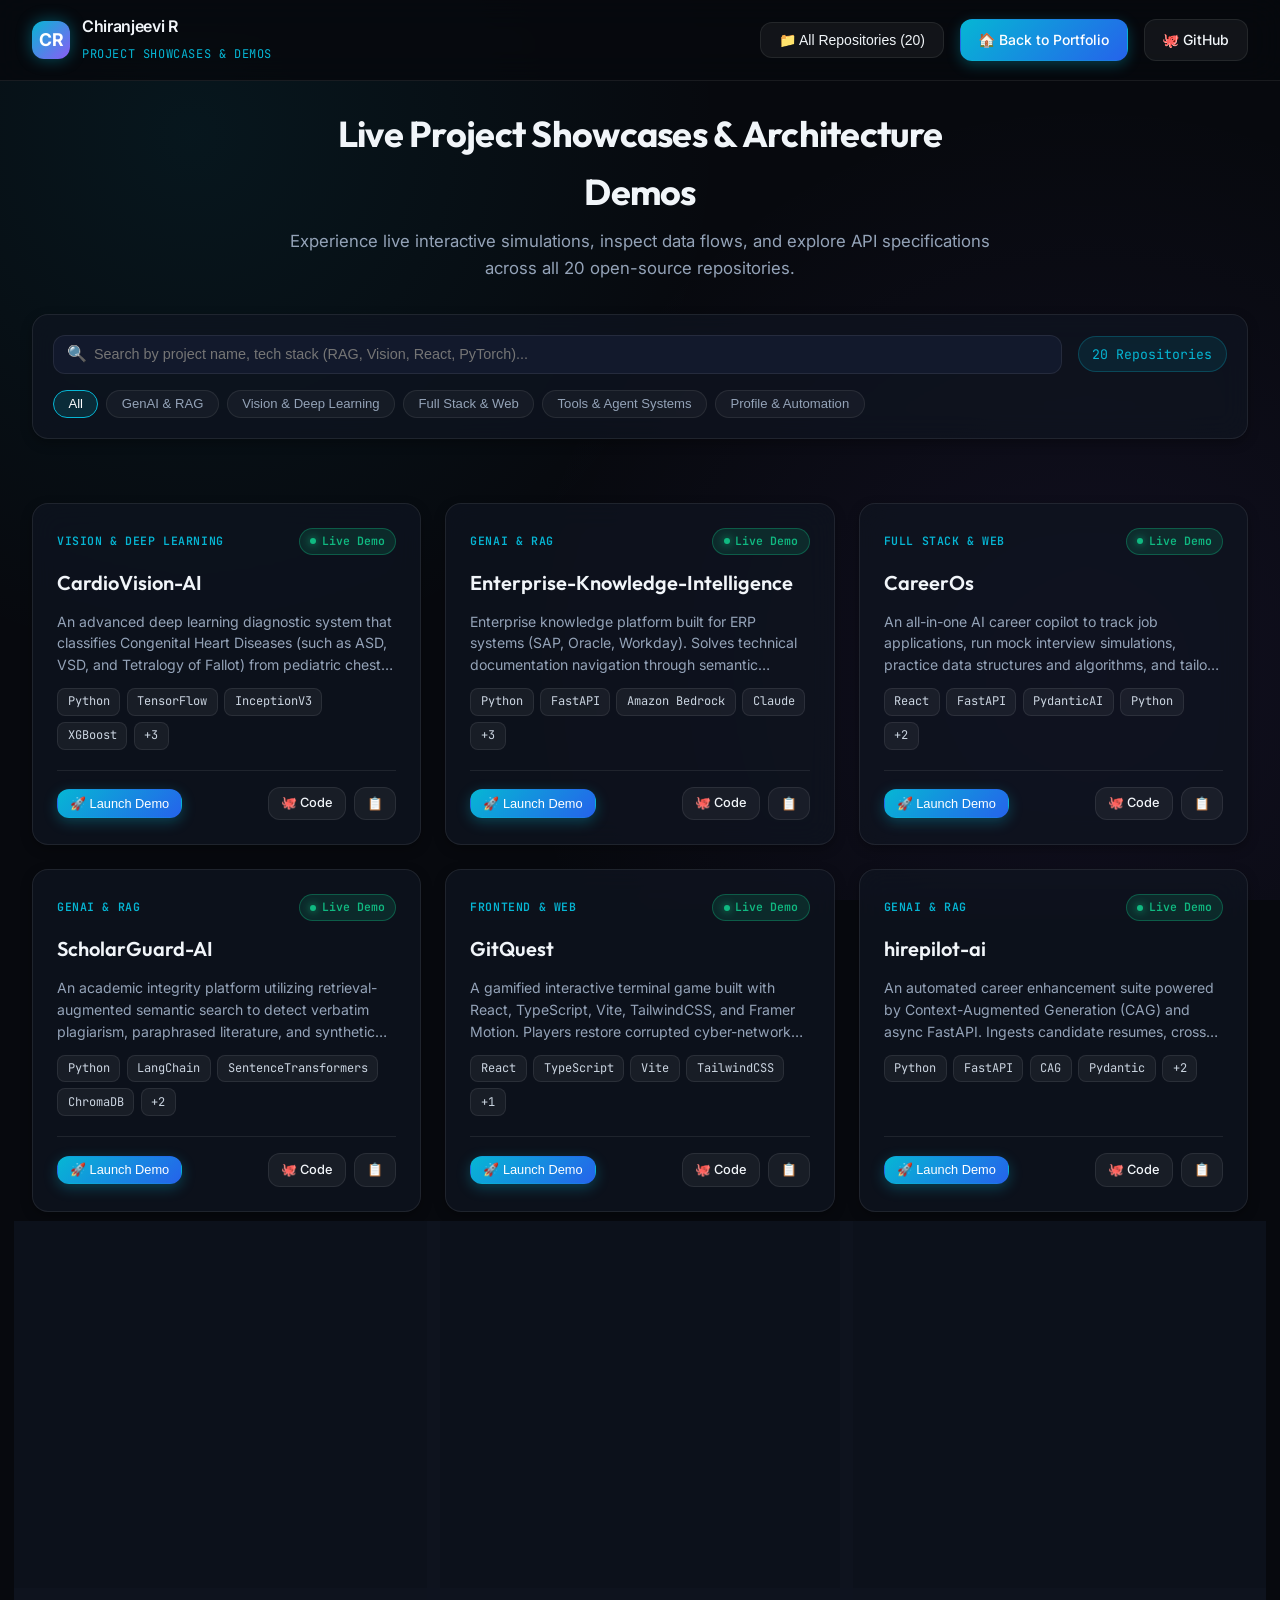
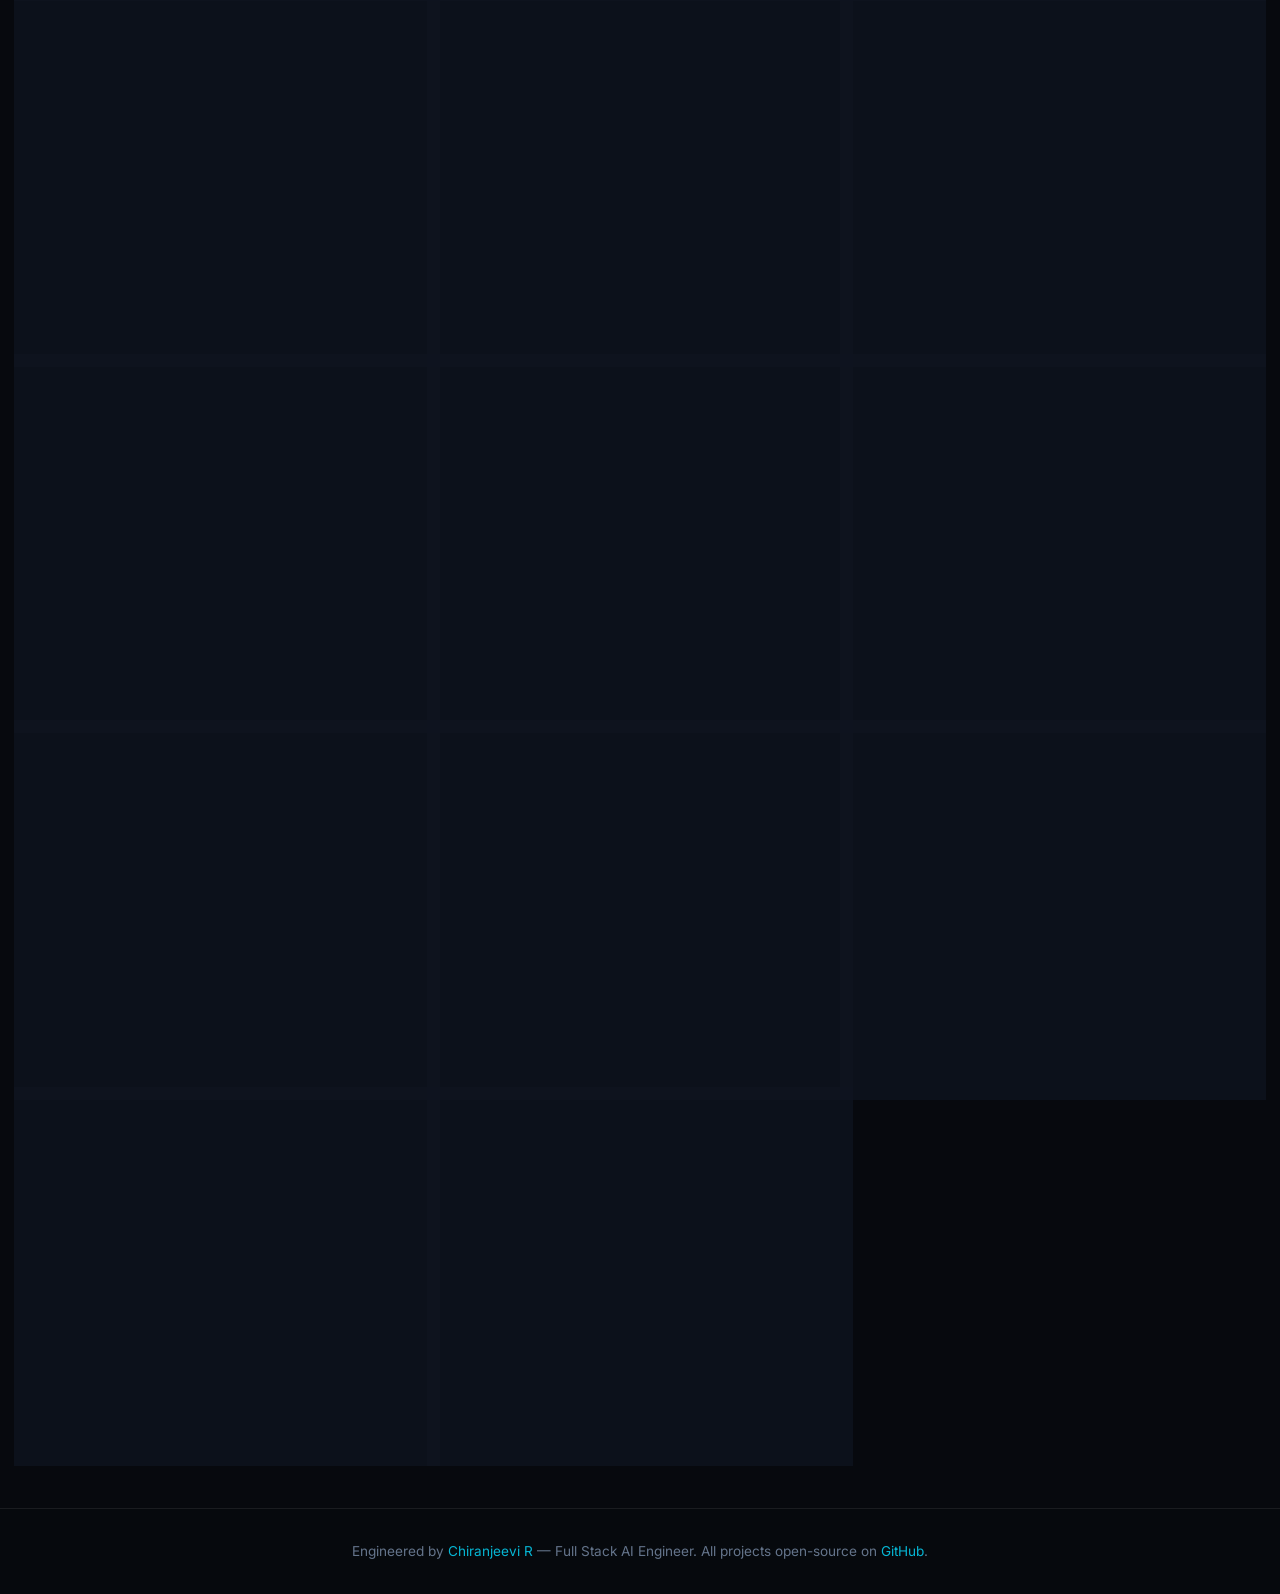
<file: demos/index.html>
<!DOCTYPE html>
<html lang="en">
<head>
  <meta charset="UTF-8">
  <meta name="viewport" content="width=device-width, initial-scale=1.0">
  <title>Chiranjeevi R | Interactive AI & Project Showcases</title>
  
  <meta name="description" content="Interactive live demos, system architectures, and API walkthroughs for 20 open-source repositories by Chiranjeevi R (@chiranjeevi7777). Experience AI, RAG, Computer Vision, and Full Stack applications live.">
  <meta name="keywords" content="Chiranjeevi R, AI Engineer, Full Stack, Machine Learning, InceptionV3, RAG, ChromaDB, Bedrock, LangChain, React, FastAPI">
  <meta name="author" content="Chiranjeevi R">
  
  <!-- Open Graph -->
  <meta property="og:title" content="Chiranjeevi R | Interactive AI & Project Showcases">
  <meta property="og:description" content="Explore live interactive demos, architecture pipelines, and API specs across 20 open-source repositories.">
  <meta property="og:type" content="website">
  <meta property="og:url" content="https://chiranjeevi7777.github.io/Portfolio/demos/">

  <!-- Google Fonts -->
  <link rel="preconnect" href="https://fonts.googleapis.com">
  <link rel="preconnect" href="https://fonts.gstatic.com" crossorigin>
  <link href="https://fonts.googleapis.com/css2?family=Inter:wght@400;500;600;700&family=JetBrains+Mono:wght@400;500;600&family=Outfit:wght@500;600;700;800&display=swap" rel="stylesheet">

  <link rel="stylesheet" href="style.css">
</head>
<body>

  <!-- Sticky Navbar -->
  <header class="navbar">
    <a href="../index.html" class="brand">
      <div class="brand-badge">CR</div>
      <div class="brand-info">
        <h1>Chiranjeevi R</h1>
        <span>Project Showcases & Demos</span>
      </div>
    </a>
    <div class="nav-actions">
      <button class="btn btn-secondary" onclick="navigateToDirectory()">
        📁 All Repositories (20)
      </button>
      <a class="btn btn-primary" href="../index.html">
        🏠 Back to Portfolio
      </a>
      <a class="btn btn-secondary" href="https://github.com/chiranjeevi7777" target="_blank" rel="noopener">
        🐙 GitHub
      </a>
    </div>
  </header>

  <main class="container">

    <!-- Global Directory View (Shows all 20 repos with search/filter) -->
    <section id="directoryView" class="directory-view">
      
      <div class="directory-header">
        <h2>Live Project Showcases & Architecture Demos</h2>
        <p>
          Experience live interactive simulations, inspect data flows, and explore API specifications across all 20 open-source repositories.
        </p>
      </div>

      <div class="filter-bar glass">
        <div class="filter-top">
          <div class="search-box">
            <span class="search-icon">🔍</span>
            <input type="text" id="projectSearch" placeholder="Search by project name, tech stack (RAG, Vision, React, PyTorch)..." aria-label="Search repositories">
          </div>
          <span class="project-count-pill" id="projectCount">20 Repositories</span>
        </div>
        <div class="category-pills" id="categoryPills">
          <!-- Dynamic Category Pills -->
        </div>
      </div>

      <div class="projects-grid" id="projectsGrid">
        <!-- Dynamic Cards rendered via app.js -->
      </div>
    </section>

    <!-- Single Project View (Opened when deep-linked or card clicked) -->
    <section id="projectView" class="project-view">
      
      <!-- Project Header Card -->
      <div class="project-view-header">
        <div class="breadcrumb">
          <a onclick="navigateToDirectory()">All Projects</a>
          <span>/</span>
          <span id="breadcrumbCategory">Category</span>
          <span>/</span>
          <span id="breadcrumbName" style="color:var(--text-main); font-weight:600;">Project Name</span>
        </div>

        <div class="project-header-top">
          <div class="project-header-info">
            <h2 id="viewTitle">Project Title</h2>
            <p class="project-header-desc" id="viewDesc">Project detailed description and problem framing.</p>
            <div class="project-tags" id="viewTechTags">
              <!-- Tech tags -->
            </div>
          </div>
          <div class="project-header-actions">
            <a class="btn btn-primary" id="githubLinkBtn" href="#" target="_blank" rel="noopener">
              🐙 View on GitHub
            </a>
            <button class="btn btn-secondary" onclick="copyCurrentDemoLink()">
              📋 Copy Live Link
            </button>
            <button class="btn btn-secondary" onclick="navigateToDirectory()">
              ✕ Close
            </button>
          </div>
        </div>

        <!-- Metrics Strip -->
        <div class="metrics-strip" id="metricsStrip">
          <!-- Rendered via JS -->
        </div>
      </div>

      <!-- Tab Navigation -->
      <div class="tab-nav">
        <button class="tab-btn active" id="tabBtn-sim" onclick="switchTab('sim')">
          🎮 Interactive UI Simulator
        </button>
        <button class="tab-btn" id="tabBtn-arch" onclick="switchTab('arch')">
          🏗️ System Architecture & Data Flow
        </button>
        <button class="tab-btn" id="tabBtn-api" onclick="switchTab('api')">
          ⚡ API Specs & Code Walkthrough
        </button>
        <button class="tab-btn" id="tabBtn-quick" onclick="switchTab('quick')">
          💻 Quick Start & Local Run
        </button>
      </div>

      <!-- Tab 1: Simulator Mount -->
      <div class="tab-content active" id="tabContent-sim">
        <div id="simMountPoint"></div>
      </div>

      <!-- Tab 2: Architecture Mount -->
      <div class="tab-content" id="tabContent-arch">
        <div id="archMountPoint"></div>
      </div>

      <!-- Tab 3: API Mount -->
      <div class="tab-content" id="tabContent-api">
        <div id="apiMountPoint"></div>
      </div>

      <!-- Tab 4: Quick Start Mount -->
      <div class="tab-content" id="tabContent-quick">
        <div id="quickMountPoint"></div>
      </div>

    </section>

  </main>

  <footer class="footer">
    <p>
      Engineered by <a href="https://github.com/chiranjeevi7777" target="_blank" rel="noopener">Chiranjeevi R</a> — Full Stack AI Engineer.
      All projects open-source on <a href="https://github.com/chiranjeevi7777" target="_blank" rel="noopener">GitHub</a>.
    </p>
  </footer>

  <script src="app.js"></script>
</body>
</html>
</file>
<file: demos/style.css>
/* ===================================================================
   Chiranjeevi R - Project Showcase & Interactive Demo Platform CSS
   Modern Glassmorphism, Dark Obsidian Palette, High-Tech Micro-Interactions
   =================================================================== */

:root {
  --bg-dark: #07090e;
  --bg-card: rgba(15, 20, 32, 0.75);
  --bg-card-hover: rgba(22, 30, 48, 0.88);
  --bg-surface: #0e1422;
  --bg-input: #12192c;
  
  --border-subtle: rgba(255, 255, 255, 0.08);
  --border-glow: rgba(6, 182, 212, 0.4);
  --border-accent: rgba(139, 92, 246, 0.4);

  --text-main: #f1f5f9;
  --text-muted: #94a3b8;
  --text-dim: #64748b;

  --accent-cyan: #06b6d4;
  --accent-cyan-rgb: 6, 182, 212;
  --accent-purple: #8b5cf6;
  --accent-purple-rgb: 139, 92, 246;
  --accent-emerald: #10b981;
  --accent-amber: #f59e0b;
  --accent-rose: #f43f5e;

  --font-sans: 'Inter', -apple-system, BlinkMacSystemFont, "Segoe UI", Roboto, sans-serif;
  --font-mono: 'JetBrains Mono', 'Fira Code', monospace;
  --font-display: 'Outfit', var(--font-sans);

  --radius-sm: 8px;
  --radius-md: 12px;
  --radius-lg: 16px;
  --radius-full: 9999px;

  --shadow-sm: 0 4px 12px rgba(0, 0, 0, 0.3);
  --shadow-lg: 0 12px 36px rgba(0, 0, 0, 0.5);
  --shadow-glow: 0 0 24px rgba(6, 182, 212, 0.25);
  
  --transition: all 0.25s cubic-bezier(0.16, 1, 0.3, 1);
}

*, *::before, *::after {
  box-sizing: border-box;
  margin: 0;
  padding: 0;
}

html {
  scroll-behavior: smooth;
  font-size: 16px;
  background-color: var(--bg-dark);
  color: var(--text-main);
  font-family: var(--font-sans);
}

body {
  min-height: 100vh;
  display: flex;
  flex-direction: column;
  background: radial-gradient(circle at 15% 15%, rgba(6, 182, 212, 0.08) 0%, transparent 40%),
              radial-gradient(circle at 85% 75%, rgba(139, 92, 246, 0.08) 0%, transparent 45%),
              var(--bg-dark);
  background-attachment: fixed;
  color: var(--text-main);
  line-height: 1.6;
  overflow-x: hidden;
}

/* Scrollbar */
::-webkit-scrollbar {
  width: 8px;
  height: 8px;
}
::-webkit-scrollbar-track {
  background: var(--bg-dark);
}
::-webkit-scrollbar-thumb {
  background: rgba(255, 255, 255, 0.15);
  border-radius: var(--radius-full);
}
::-webkit-scrollbar-thumb:hover {
  background: rgba(6, 182, 212, 0.4);
}

/* Glass Utility */
.glass {
  background: var(--bg-card);
  backdrop-filter: blur(14px);
  -webkit-backdrop-filter: blur(14px);
  border: 1px solid var(--border-subtle);
  border-radius: var(--radius-lg);
  box-shadow: var(--shadow-sm);
}

.glass:hover {
  border-color: rgba(255, 255, 255, 0.15);
}

/* Navbar */
.navbar {
  position: sticky;
  top: 0;
  z-index: 100;
  display: flex;
  align-items: center;
  justify-content: space-between;
  padding: 0.9rem 2rem;
  background: rgba(7, 9, 14, 0.85);
  backdrop-filter: blur(16px);
  -webkit-backdrop-filter: blur(16px);
  border-bottom: 1px solid var(--border-subtle);
}

.brand {
  display: flex;
  align-items: center;
  gap: 0.75rem;
  text-decoration: none;
  color: var(--text-main);
}

.brand-badge {
  display: inline-flex;
  align-items: center;
  justify-content: center;
  width: 38px;
  height: 38px;
  border-radius: var(--radius-md);
  background: linear-gradient(135deg, var(--accent-cyan), var(--accent-purple));
  color: #fff;
  font-weight: 700;
  font-size: 1.1rem;
  box-shadow: 0 0 16px rgba(6, 182, 212, 0.4);
}

.brand-info h1 {
  font-size: 1rem;
  font-weight: 600;
  letter-spacing: -0.02em;
}

.brand-info span {
  font-size: 0.75rem;
  color: var(--accent-cyan);
  text-transform: uppercase;
  letter-spacing: 0.05em;
  font-family: var(--font-mono);
}

.nav-actions {
  display: flex;
  align-items: center;
  gap: 1rem;
}

.btn {
  display: inline-flex;
  align-items: center;
  gap: 0.5rem;
  padding: 0.55rem 1.1rem;
  font-size: 0.875rem;
  font-weight: 500;
  border-radius: var(--radius-md);
  text-decoration: none;
  cursor: pointer;
  transition: var(--transition);
  border: 1px solid transparent;
}

.btn-primary {
  background: linear-gradient(135deg, var(--accent-cyan), #2563eb);
  color: #fff;
  box-shadow: 0 4px 14px rgba(6, 182, 212, 0.3);
}

.btn-primary:hover {
  transform: translateY(-2px);
  box-shadow: 0 6px 20px rgba(6, 182, 212, 0.45);
}

.btn-secondary {
  background: rgba(255, 255, 255, 0.05);
  color: var(--text-main);
  border: 1px solid var(--border-subtle);
}

.btn-secondary:hover {
  background: rgba(255, 255, 255, 0.1);
  border-color: rgba(255, 255, 255, 0.2);
  transform: translateY(-1px);
}

.btn-accent {
  background: linear-gradient(135deg, var(--accent-purple), #ec4899);
  color: #fff;
}

.btn-accent:hover {
  transform: translateY(-2px);
  box-shadow: 0 6px 20px rgba(139, 92, 246, 0.4);
}

.btn-sm {
  padding: 0.35rem 0.75rem;
  font-size: 0.8rem;
}

/* Container */
.container {
  max-width: 1400px;
  margin: 0 auto;
  padding: 1.5rem 2rem 4rem;
  width: 100%;
  flex: 1;
}

/* Search and Filters Bar */
.filter-bar {
  display: flex;
  flex-direction: column;
  gap: 1rem;
  margin-bottom: 2rem;
  padding: 1.25rem;
}

.filter-top {
  display: flex;
  align-items: center;
  justify-content: space-between;
  gap: 1rem;
  flex-wrap: wrap;
}

.search-box {
  position: relative;
  flex: 1;
  min-width: 280px;
}

.search-box input {
  width: 100%;
  padding: 0.65rem 1rem 0.65rem 2.5rem;
  background: var(--bg-input);
  border: 1px solid var(--border-subtle);
  border-radius: var(--radius-md);
  color: var(--text-main);
  font-size: 0.9rem;
  outline: none;
  transition: var(--transition);
}

.search-box input:focus {
  border-color: var(--accent-cyan);
  box-shadow: 0 0 12px rgba(6, 182, 212, 0.2);
}

.search-icon {
  position: absolute;
  left: 0.9rem;
  top: 50%;
  transform: translateY(-50%);
  color: var(--text-dim);
  pointer-events: none;
}

.project-count-pill {
  font-size: 0.825rem;
  padding: 0.4rem 0.85rem;
  background: rgba(6, 182, 212, 0.1);
  color: var(--accent-cyan);
  border-radius: var(--radius-full);
  border: 1px solid rgba(6, 182, 212, 0.25);
  font-family: var(--font-mono);
  white-space: nowrap;
}

.category-pills {
  display: flex;
  align-items: center;
  gap: 0.5rem;
  flex-wrap: wrap;
}

.category-pill {
  background: rgba(255, 255, 255, 0.04);
  color: var(--text-muted);
  border: 1px solid var(--border-subtle);
  border-radius: var(--radius-full);
  padding: 0.35rem 0.9rem;
  font-size: 0.82rem;
  cursor: pointer;
  transition: var(--transition);
}

.category-pill:hover,
.category-pill.active {
  background: rgba(6, 182, 212, 0.15);
  color: #fff;
  border-color: var(--accent-cyan);
}

/* ===================================================================
   Active Project Single View
   =================================================================== */
.project-view {
  display: none;
  flex-direction: column;
  gap: 2rem;
}

.project-view.active {
  display: flex;
}

.project-view-header {
  padding: 2rem;
  border-radius: var(--radius-lg);
  background: linear-gradient(135deg, rgba(14, 20, 34, 0.9), rgba(20, 28, 48, 0.7));
  border: 1px solid rgba(255, 255, 255, 0.1);
  position: relative;
  overflow: hidden;
}

.project-view-header::after {
  content: '';
  position: absolute;
  top: -50%;
  right: -20%;
  width: 400px;
  height: 400px;
  background: radial-gradient(circle, rgba(6, 182, 212, 0.12), transparent 70%);
  pointer-events: none;
}

.breadcrumb {
  display: flex;
  align-items: center;
  gap: 0.5rem;
  font-size: 0.825rem;
  color: var(--text-muted);
  margin-bottom: 0.75rem;
}

.breadcrumb a {
  color: var(--accent-cyan);
  text-decoration: none;
  cursor: pointer;
}

.breadcrumb a:hover {
  text-decoration: underline;
}

.project-header-top {
  display: flex;
  align-items: flex-start;
  justify-content: space-between;
  gap: 1.5rem;
  flex-wrap: wrap;
}

.project-header-info h2 {
  font-size: 2rem;
  font-family: var(--font-display);
  font-weight: 700;
  letter-spacing: -0.02em;
  margin-bottom: 0.5rem;
  display: flex;
  align-items: center;
  gap: 0.75rem;
  flex-wrap: wrap;
}

.live-badge {
  font-size: 0.72rem;
  font-weight: 600;
  font-family: var(--font-mono);
  background: rgba(16, 185, 129, 0.15);
  color: var(--accent-emerald);
  border: 1px solid rgba(16, 185, 129, 0.35);
  padding: 0.2rem 0.65rem;
  border-radius: var(--radius-full);
  display: inline-flex;
  align-items: center;
  gap: 0.35rem;
}

.live-badge::before {
  content: '';
  width: 6px;
  height: 6px;
  border-radius: 50%;
  background: var(--accent-emerald);
  box-shadow: 0 0 8px var(--accent-emerald);
  animation: pulseDot 1.8s infinite;
}

@keyframes pulseDot {
  0%, 100% { opacity: 1; transform: scale(1); }
  50% { opacity: 0.4; transform: scale(0.85); }
}

.project-header-desc {
  max-width: 820px;
  font-size: 1.05rem;
  color: var(--text-muted);
  line-height: 1.65;
  margin-bottom: 1.25rem;
}

.project-tags {
  display: flex;
  align-items: center;
  gap: 0.5rem;
  flex-wrap: wrap;
}

.tech-tag {
  background: rgba(255, 255, 255, 0.05);
  border: 1px solid var(--border-subtle);
  border-radius: var(--radius-sm);
  padding: 0.2rem 0.6rem;
  font-size: 0.75rem;
  font-family: var(--font-mono);
  color: #cbd5e1;
}

.project-header-actions {
  display: flex;
  align-items: center;
  gap: 0.75rem;
  flex-wrap: wrap;
}

/* Metric Highlights Bar */
.metrics-strip {
  display: grid;
  grid-template-columns: repeat(auto-fit, minmax(180px, 1fr));
  gap: 1rem;
  margin-top: 1.5rem;
  padding-top: 1.5rem;
  border-top: 1px solid var(--border-subtle);
}

.metric-item {
  display: flex;
  flex-direction: column;
}

.metric-label {
  font-size: 0.75rem;
  color: var(--text-dim);
  text-transform: uppercase;
  letter-spacing: 0.05em;
  font-family: var(--font-mono);
}

.metric-value {
  font-size: 1.25rem;
  font-weight: 700;
  color: var(--text-main);
  font-family: var(--font-display);
}

/* Tab Navigation */
.tab-nav {
  display: flex;
  align-items: center;
  gap: 0.5rem;
  border-bottom: 1px solid var(--border-subtle);
  padding-bottom: 0.5rem;
  overflow-x: auto;
}

.tab-btn {
  background: transparent;
  color: var(--text-muted);
  border: none;
  font-size: 0.95rem;
  font-weight: 500;
  padding: 0.65rem 1.25rem;
  border-radius: var(--radius-md);
  cursor: pointer;
  transition: var(--transition);
  display: inline-flex;
  align-items: center;
  gap: 0.5rem;
  white-space: nowrap;
}

.tab-btn:hover {
  color: var(--text-main);
  background: rgba(255, 255, 255, 0.04);
}

.tab-btn.active {
  color: var(--accent-cyan);
  background: rgba(6, 182, 212, 0.1);
  border: 1px solid rgba(6, 182, 212, 0.25);
}

.tab-content {
  display: none;
  animation: fadeIn 0.3s ease;
}

.tab-content.active {
  display: block;
}

@keyframes fadeIn {
  from { opacity: 0; transform: translateY(6px); }
  to { opacity: 1; transform: translateY(0); }
}

/* ===================================================================
   Simulator Surfaces
   =================================================================== */
.simulator-card {
  padding: 2rem;
  background: var(--bg-surface);
  border: 1px solid var(--border-subtle);
  border-radius: var(--radius-lg);
  display: flex;
  flex-direction: column;
  gap: 1.5rem;
}

.simulator-toolbar {
  display: flex;
  align-items: center;
  justify-content: space-between;
  border-bottom: 1px solid var(--border-subtle);
  padding-bottom: 1rem;
  flex-wrap: wrap;
  gap: 1rem;
}

.simulator-title {
  font-size: 1.1rem;
  font-weight: 600;
  display: flex;
  align-items: center;
  gap: 0.5rem;
}

.simulator-grid {
  display: grid;
  grid-template-columns: 1fr 1fr;
  gap: 1.5rem;
}

@media (max-width: 900px) {
  .simulator-grid {
    grid-template-columns: 1fr;
  }
}

.sim-pane {
  background: rgba(10, 14, 24, 0.6);
  border: 1px solid var(--border-subtle);
  border-radius: var(--radius-md);
  padding: 1.25rem;
  display: flex;
  flex-direction: column;
  gap: 1rem;
}

.sim-pane-header {
  font-size: 0.85rem;
  font-weight: 600;
  color: var(--text-muted);
  text-transform: uppercase;
  letter-spacing: 0.05em;
  font-family: var(--font-mono);
  display: flex;
  align-items: center;
  justify-content: space-between;
}

.input-label {
  font-size: 0.85rem;
  color: var(--text-muted);
  margin-bottom: 0.35rem;
  display: block;
}

.select-custom, .textarea-custom, .input-custom {
  width: 100%;
  background: var(--bg-input);
  border: 1px solid var(--border-subtle);
  border-radius: var(--radius-sm);
  color: var(--text-main);
  padding: 0.65rem 0.9rem;
  font-size: 0.9rem;
  font-family: var(--font-sans);
  outline: none;
  transition: var(--transition);
}

.select-custom:focus, .textarea-custom:focus, .input-custom:focus {
  border-color: var(--accent-cyan);
  box-shadow: 0 0 10px rgba(6, 182, 212, 0.2);
}

.textarea-custom {
  resize: vertical;
  min-height: 100px;
  line-height: 1.5;
}

/* Preset buttons */
.preset-chips {
  display: flex;
  gap: 0.5rem;
  flex-wrap: wrap;
}

.preset-chip {
  background: rgba(255, 255, 255, 0.04);
  border: 1px solid var(--border-subtle);
  border-radius: var(--radius-sm);
  padding: 0.25rem 0.65rem;
  font-size: 0.78rem;
  color: var(--text-muted);
  cursor: pointer;
  transition: var(--transition);
}

.preset-chip:hover {
  background: rgba(6, 182, 212, 0.12);
  color: var(--accent-cyan);
  border-color: var(--accent-cyan);
}

/* Simulation Output Console & Visuals */
.console-box {
  background: #05070c;
  border: 1px solid rgba(255, 255, 255, 0.08);
  border-radius: var(--radius-sm);
  padding: 1rem;
  font-family: var(--font-mono);
  font-size: 0.825rem;
  color: #38bdf8;
  min-height: 140px;
  max-height: 280px;
  overflow-y: auto;
  line-height: 1.6;
}

.console-line {
  margin-bottom: 0.35rem;
}
.console-line.success { color: var(--accent-emerald); }
.console-line.warn { color: var(--accent-amber); }
.console-line.info { color: var(--accent-cyan); }
.console-line.dim { color: var(--text-dim); }

.prob-meter {
  display: flex;
  flex-direction: column;
  gap: 0.35rem;
  margin-bottom: 0.75rem;
}

.prob-meta {
  display: flex;
  justify-content: space-between;
  font-size: 0.8rem;
  color: var(--text-muted);
}

.prob-track {
  height: 8px;
  background: rgba(255, 255, 255, 0.08);
  border-radius: var(--radius-full);
  overflow: hidden;
}

.prob-fill {
  height: 100%;
  background: linear-gradient(90deg, var(--accent-cyan), var(--accent-purple));
  border-radius: var(--radius-full);
  transition: width 0.6s ease;
}

.prob-fill.emerald {
  background: linear-gradient(90deg, #10b981, #059669);
}

.prob-fill.amber {
  background: linear-gradient(90deg, #f59e0b, #d97706);
}

/* Terminal Shell Emulator (for GitQuest / terminal-skill-craft) */
.terminal-window {
  background: #05070d;
  border: 1px solid rgba(6, 182, 212, 0.3);
  border-radius: var(--radius-md);
  overflow: hidden;
  box-shadow: 0 0 25px rgba(6, 182, 212, 0.15);
}

.terminal-titlebar {
  background: #0b111e;
  padding: 0.5rem 1rem;
  display: flex;
  align-items: center;
  justify-content: space-between;
  border-bottom: 1px solid var(--border-subtle);
  font-family: var(--font-mono);
  font-size: 0.8rem;
  color: var(--text-dim);
}

.terminal-dots {
  display: flex;
  gap: 6px;
}

.terminal-dots span {
  width: 10px;
  height: 10px;
  border-radius: 50%;
  background: #262e3d;
}
.terminal-dots span:nth-child(1) { background: #ef4444; }
.terminal-dots span:nth-child(2) { background: #f59e0b; }
.terminal-dots span:nth-child(3) { background: #10b981; }

.terminal-body {
  padding: 1.25rem;
  font-family: var(--font-mono);
  font-size: 0.875rem;
  color: #e2e8f0;
  min-height: 260px;
  max-height: 380px;
  overflow-y: auto;
  line-height: 1.6;
}

.terminal-prompt {
  display: flex;
  align-items: center;
  gap: 0.5rem;
  margin-top: 0.75rem;
}

.prompt-symbol {
  color: var(--accent-cyan);
  font-weight: 700;
}

.terminal-input {
  flex: 1;
  background: transparent;
  border: none;
  outline: none;
  color: #fff;
  font-family: var(--font-mono);
  font-size: 0.875rem;
}

/* ===================================================================
   Architecture View
   =================================================================== */
.architecture-container {
  display: flex;
  flex-direction: column;
  gap: 2rem;
}

.pipeline-diagram {
  padding: 2rem;
  background: var(--bg-surface);
  border: 1px solid var(--border-subtle);
  border-radius: var(--radius-lg);
}

.pipeline-flow {
  display: flex;
  align-items: center;
  justify-content: space-between;
  gap: 1rem;
  overflow-x: auto;
  padding: 1.5rem 0.5rem;
}

.pipeline-node {
  flex: 1;
  min-width: 160px;
  max-width: 240px;
  background: rgba(14, 20, 34, 0.8);
  border: 1px solid var(--border-subtle);
  border-radius: var(--radius-md);
  padding: 1.25rem 1rem;
  text-align: center;
  position: relative;
  transition: var(--transition);
}

.pipeline-node:hover {
  transform: translateY(-4px);
  border-color: var(--accent-cyan);
  box-shadow: 0 8px 20px rgba(6, 182, 212, 0.2);
}

.node-icon {
  font-size: 1.8rem;
  margin-bottom: 0.5rem;
  display: inline-block;
}

.node-title {
  font-size: 0.9rem;
  font-weight: 600;
  color: var(--text-main);
  margin-bottom: 0.25rem;
}

.node-tech {
  font-size: 0.75rem;
  font-family: var(--font-mono);
  color: var(--accent-cyan);
}

.pipeline-arrow {
  color: var(--text-dim);
  font-size: 1.25rem;
  font-weight: 700;
  flex-shrink: 0;
}

.deep-dive-card {
  padding: 1.75rem;
  background: var(--bg-surface);
  border: 1px solid var(--border-subtle);
  border-radius: var(--radius-lg);
  line-height: 1.7;
}

.deep-dive-card h3 {
  font-size: 1.2rem;
  margin-bottom: 1rem;
  color: var(--text-main);
  display: flex;
  align-items: center;
  gap: 0.5rem;
}

/* ===================================================================
   API Specs & Code Walkthrough
   =================================================================== */
.api-spec-card {
  background: var(--bg-surface);
  border: 1px solid var(--border-subtle);
  border-radius: var(--radius-lg);
  overflow: hidden;
  margin-bottom: 1.5rem;
}

.api-endpoint-header {
  padding: 1rem 1.5rem;
  background: rgba(14, 20, 34, 0.7);
  display: flex;
  align-items: center;
  gap: 1rem;
  border-bottom: 1px solid var(--border-subtle);
}

.http-method {
  padding: 0.25rem 0.65rem;
  font-size: 0.75rem;
  font-weight: 700;
  font-family: var(--font-mono);
  border-radius: var(--radius-sm);
}

.http-method.post { background: rgba(16, 185, 129, 0.2); color: #34d399; }
.http-method.get { background: rgba(59, 130, 246, 0.2); color: #60a5fa; }
.http-method.put { background: rgba(245, 158, 11, 0.2); color: #fbbf24; }

.http-path {
  font-family: var(--font-mono);
  font-size: 0.9rem;
  color: #f1f5f9;
}

.api-body {
  padding: 1.5rem;
  display: grid;
  grid-template-columns: 1fr 1fr;
  gap: 1.5rem;
}

@media (max-width: 800px) {
  .api-body {
    grid-template-columns: 1fr;
  }
}

.code-block {
  background: #05070d;
  border: 1px solid var(--border-subtle);
  border-radius: var(--radius-sm);
  padding: 1rem;
  font-family: var(--font-mono);
  font-size: 0.8rem;
  color: #cbd5e1;
  overflow-x: auto;
  line-height: 1.5;
}

.file-tree-card {
  background: var(--bg-surface);
  border: 1px solid var(--border-subtle);
  border-radius: var(--radius-lg);
  padding: 1.75rem;
}

.file-tree {
  list-style: none;
  font-family: var(--font-mono);
  font-size: 0.85rem;
  display: flex;
  flex-direction: column;
  gap: 0.6rem;
  margin-top: 1rem;
}

.file-tree-item a {
  color: var(--accent-cyan);
  text-decoration: none;
  display: inline-flex;
  align-items: center;
  gap: 0.5rem;
  transition: var(--transition);
}

.file-tree-item a:hover {
  color: #fff;
  text-decoration: underline;
}

.file-tree-desc {
  color: var(--text-dim);
  font-size: 0.8rem;
  margin-left: 0.5rem;
}

/* ===================================================================
   Quick Start / Local Run
   =================================================================== */
.cmd-box {
  background: #05070d;
  border: 1px solid var(--border-subtle);
  border-radius: var(--radius-md);
  padding: 1.25rem;
  margin-top: 1rem;
  display: flex;
  align-items: center;
  justify-content: space-between;
  gap: 1rem;
}

.cmd-text {
  font-family: var(--font-mono);
  font-size: 0.875rem;
  color: #38bdf8;
  overflow-x: auto;
}

/* ===================================================================
   All Projects Directory Grid
   =================================================================== */
.directory-view {
  display: flex;
  flex-direction: column;
  gap: 2rem;
}

.directory-header {
  text-align: center;
  max-width: 700px;
  margin: 0 auto;
}

.directory-header h2 {
  font-size: 2.25rem;
  font-family: var(--font-display);
  font-weight: 700;
  letter-spacing: -0.02em;
  margin-bottom: 0.5rem;
}

.directory-header p {
  color: var(--text-muted);
  font-size: 1.05rem;
}

.projects-grid {
  display: grid;
  grid-template-columns: repeat(auto-fill, minmax(360px, 1fr));
  gap: 1.5rem;
}

.project-card {
  padding: 1.5rem;
  display: flex;
  flex-direction: column;
  justify-content: space-between;
  gap: 1.25rem;
  transition: var(--transition);
  position: relative;
  overflow: hidden;
}

.project-card:hover {
  transform: translateY(-4px);
  border-color: rgba(6, 182, 212, 0.4);
  box-shadow: 0 12px 30px rgba(0, 0, 0, 0.5), 0 0 20px rgba(6, 182, 212, 0.15);
}

.card-top {
  display: flex;
  flex-direction: column;
  gap: 0.75rem;
}

.card-meta {
  display: flex;
  align-items: center;
  justify-content: space-between;
  gap: 0.5rem;
}

.card-category {
  font-size: 0.72rem;
  font-weight: 600;
  text-transform: uppercase;
  letter-spacing: 0.05em;
  color: var(--accent-cyan);
  font-family: var(--font-mono);
}

.card-title {
  font-size: 1.25rem;
  font-weight: 600;
  color: var(--text-main);
  text-decoration: none;
  font-family: var(--font-display);
}

.card-title:hover {
  color: var(--accent-cyan);
}

.card-desc {
  font-size: 0.88rem;
  color: var(--text-muted);
  line-height: 1.55;
  display: -webkit-box;
  -webkit-line-clamp: 3;
  -webkit-box-orient: vertical;
  overflow: hidden;
}

.card-tech-list {
  display: flex;
  align-items: center;
  gap: 0.4rem;
  flex-wrap: wrap;
}

.card-bottom {
  display: flex;
  align-items: center;
  justify-content: space-between;
  border-top: 1px solid var(--border-subtle);
  padding-top: 1rem;
  gap: 0.75rem;
}

/* Toast Notification */
.toast-msg {
  position: fixed;
  bottom: 2rem;
  right: 2rem;
  background: rgba(14, 20, 34, 0.95);
  border: 1px solid var(--accent-cyan);
  color: #fff;
  padding: 0.75rem 1.25rem;
  border-radius: var(--radius-md);
  box-shadow: 0 10px 30px rgba(0, 0, 0, 0.6);
  font-size: 0.875rem;
  display: flex;
  align-items: center;
  gap: 0.5rem;
  z-index: 9999;
  transform: translateY(100px);
  opacity: 0;
  transition: all 0.3s cubic-bezier(0.16, 1, 0.3, 1);
  pointer-events: none;
}

.toast-msg.show {
  transform: translateY(0);
  opacity: 1;
}

/* Footer */
.footer {
  border-top: 1px solid var(--border-subtle);
  padding: 2rem;
  text-align: center;
  color: var(--text-dim);
  font-size: 0.85rem;
  background: rgba(7, 9, 14, 0.7);
}

.footer a {
  color: var(--accent-cyan);
  text-decoration: none;
}

.footer a:hover {
  text-decoration: underline;
}

/* Responsive adjustments */
@media (max-width: 768px) {
  .navbar {
    padding: 0.75rem 1rem;
  }
  .container {
    padding: 1rem 1rem 3rem;
  }
  .project-view-header {
    padding: 1.25rem;
  }
  .project-header-info h2 {
    font-size: 1.5rem;
  }
  .projects-grid {
    grid-template-columns: 1fr;
  }
  .metrics-strip {
    grid-template-columns: repeat(2, 1fr);
  }
}
</file>
